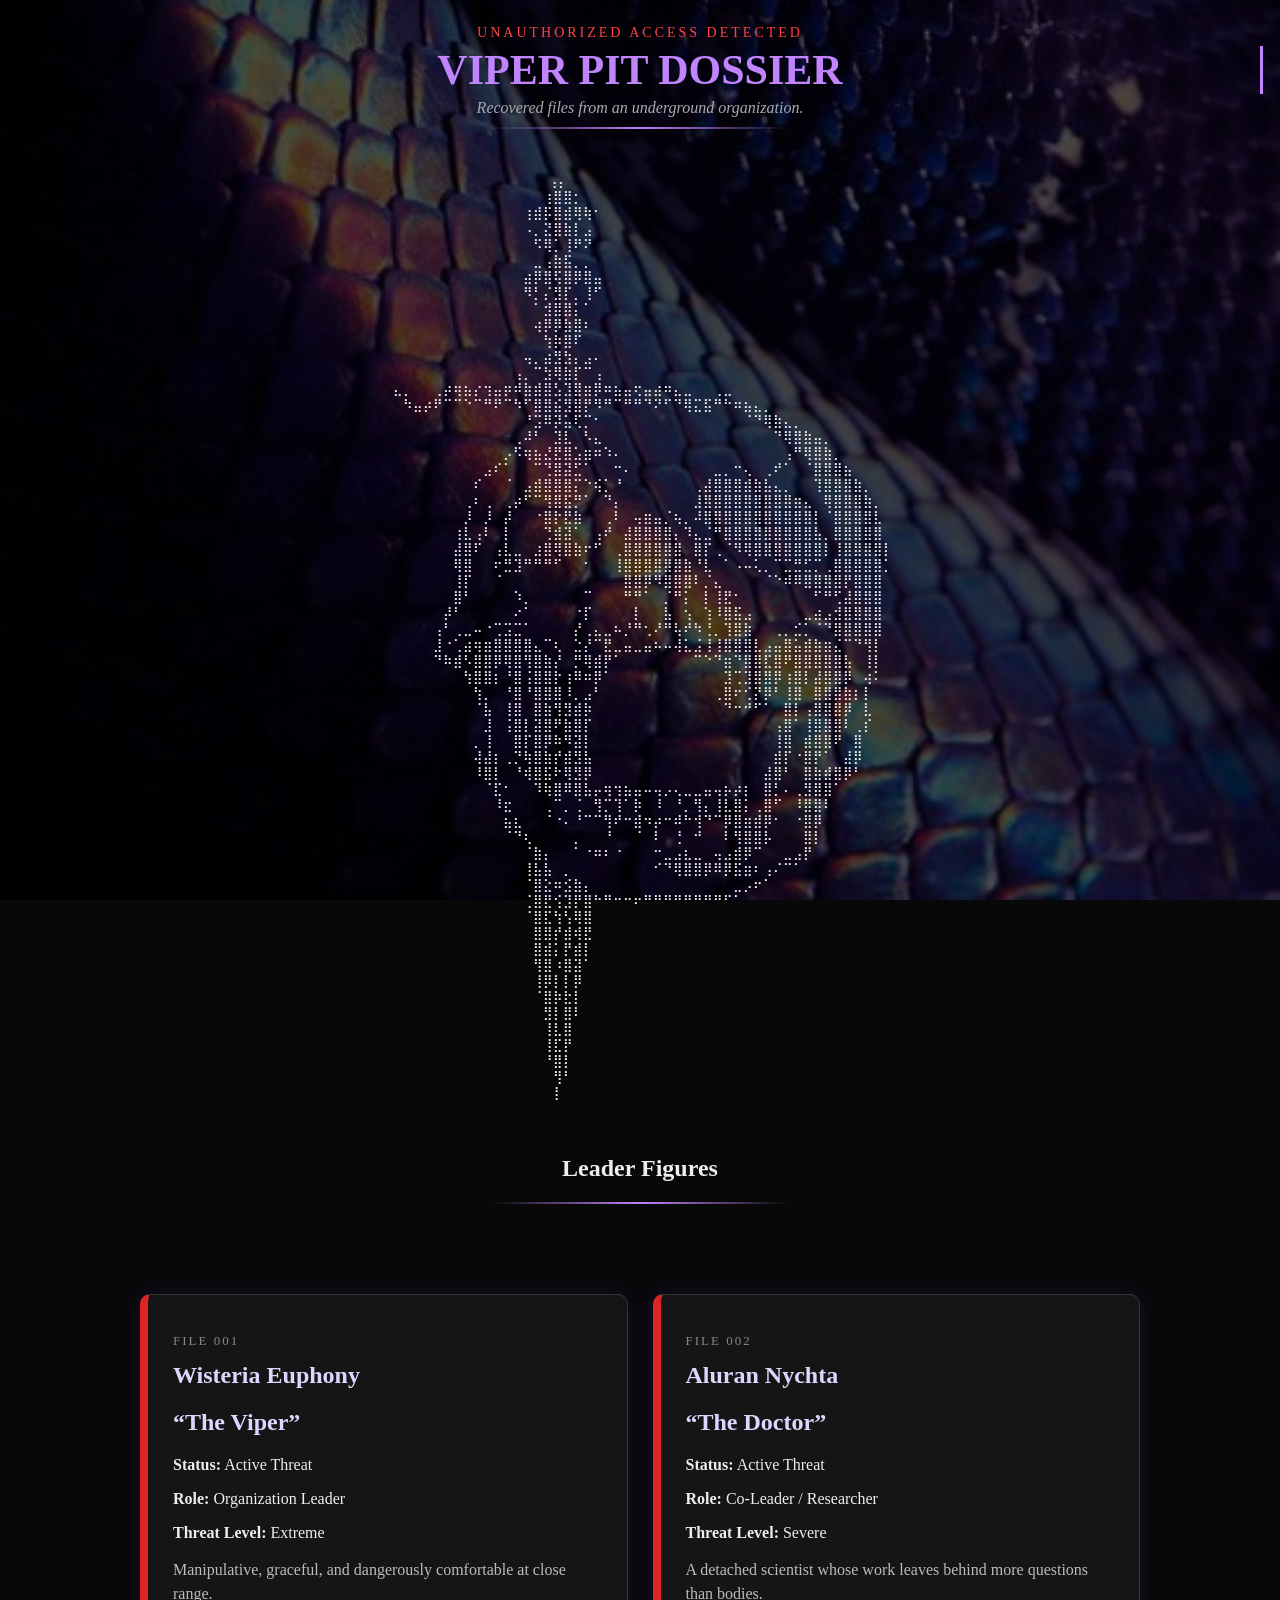
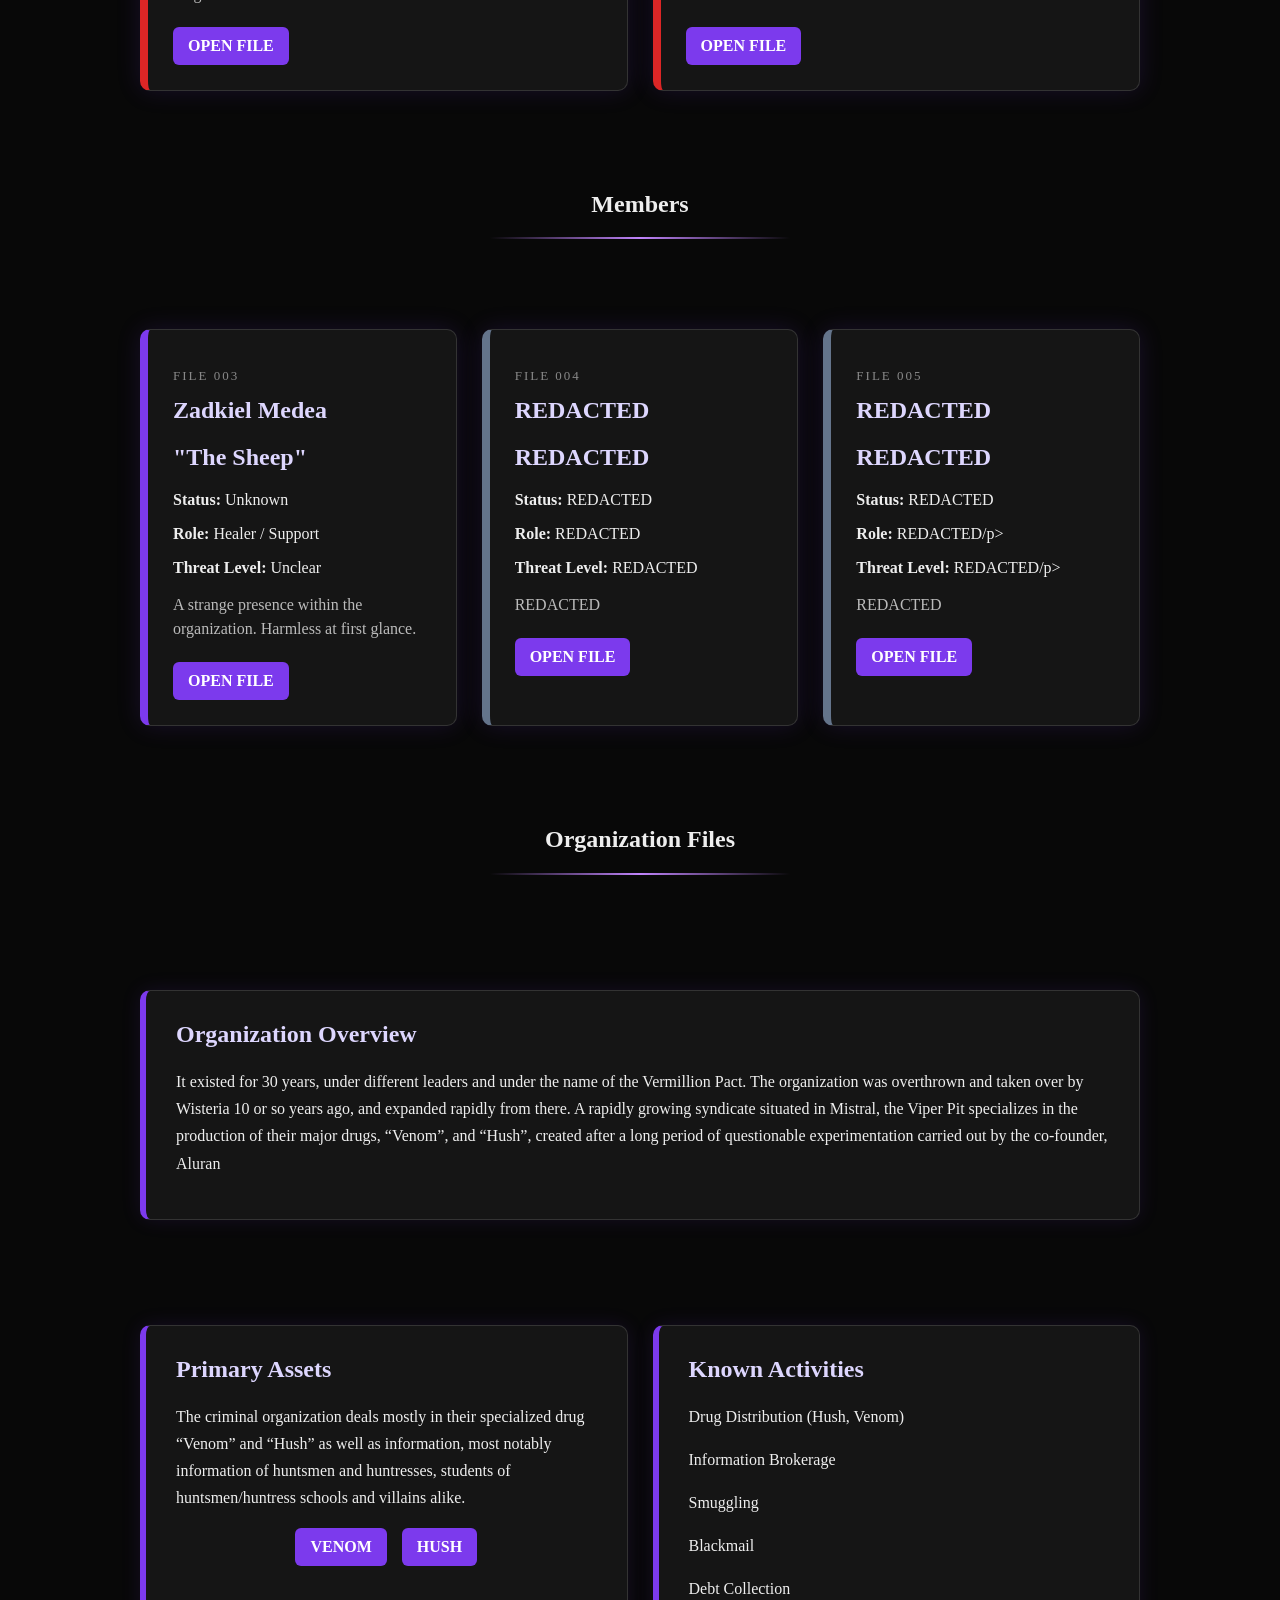
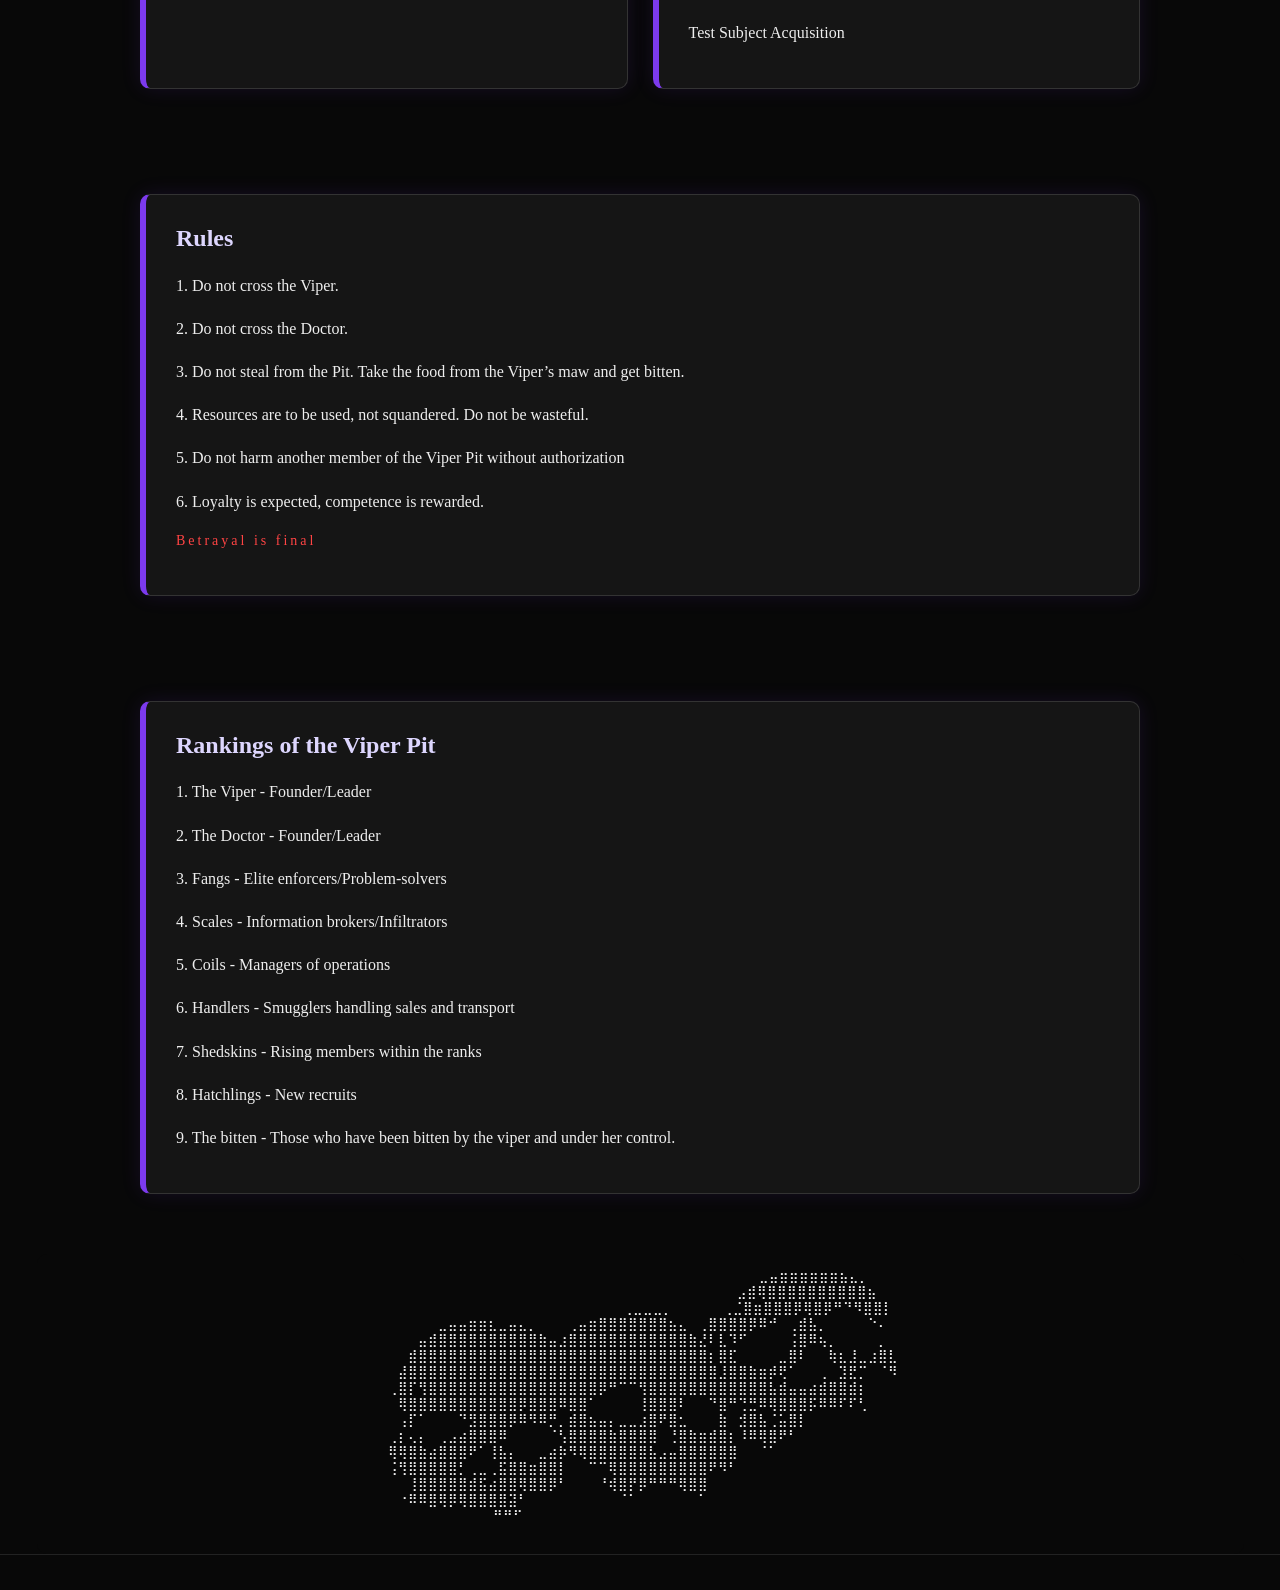
<file: index.html>
<!DOCTYPE html>
<html>
<head>
<title>Viper Pit Dossier</title>
<link rel="stylesheet" href="style.css">
</head>
<body>
<header class="site-header">
<p class="access-warning">UNAUTHORIZED ACCESS DETECTED</p>
<h1 class="typewriter">VIPER PIT DOSSIER</h1>
<p class="subtitle">Recovered files from an underground organization.</p>
<div class="header-divider"></div>
</header>

    
<section class="transparent-card">
   <pre>
                  ⠀⢠⡄⠀⠀⠀⠀⠀⠀⠀⠀⠀⠀⠀⠀⠀⠀⠀⠀⠀⠀⠀⠀⠀⠀⠀⠀⠀⠀⠀⠀⠀⠀⠀⠀
⠀⠀⠀⠀⠀⠀⠀⠀⠀⠀⠀⠀⠀⠀⠀⢰⣿⣿⡂⠀⠀⠀⠀⠀⠀⠀⠀⠀⠀⠀⠀⠀⠀⠀⠀⠀⠀⠀⠀⠀⠀⠀⠀⠀⠀⠀⠀⠀⠀⠀
⠀⠀⠀⠀⠀⠀⠀⠀⠀⠀⠀⠀⠀⢰⣾⡯⣿⣾⢿⢷⠂⠀⠀⠀⠀⠀⠀⠀⠀⠀⠀⠀⠀⠀⠀⠀⠀⠀⠀⠀⠀⠀⠀⠀⠀⠀⠀⠀⠀⠀
⠀⠀⠀⠀⠀⠀⠀⠀⠀⠀⠀⠀⠀⠠⡀⣝⣿⣷⡇⣠⠀⠀⠀⠀⠀⠀⠀⠀⠀⠀⠀⠀⠀⠀⠀⠀⠀⠀⠀⠀⠀⠀⠀⠀⠀⠀⠀⠀⠀⠀
⠀⠀⠀⠀⠀⠀⠀⠀⠀⠀⠀⠀⠀⠀⠫⢿⡁⢸⠟⠝⠀⠀⠀⠀⠀⠀⠀⠀⠀⠀⠀⠀⠀⠀⠀⠀⠀⠀⠀⠀⠀⠀⠀⠀⠀⠀⠀⠀⠀⠀
⠀⠀⠀⠀⠀⠀⠀⠀⠀⠀⠀⠀⠀⠀⣀⢠⣷⣯⡀⡀⠀⠀⠀⠀⠀⠀⠀⠀⠀⠀⠀⠀⠀⠀⠀⠀⠀⠀⠀⠀⠀⠀⠀⠀⠀⠀⠀⠀⠀⠀
⠀⠀⠀⠀⠀⠀⠀⠀⠀⠀⠀⠀⠀⣴⡿⣿⢯⣿⡿⣿⣤⠀⠀⠀⠀⠀⠀⠀⠀⠀⠀⠀⠀⠀⠀⠀⠀⠀⠀⠀⠀⠀⠀⠀⠀⠀⠀⠀⠀⠀
⠀⠀⠀⠀⠀⠀⠀⠀⠀⠀⠀⠀⠀⠻⡃⡌⣻⡏⡀⢸⠋⠀⠀⠀⠀⠀⠀⠀⠀⠀⠀⠀⠀⠀⠀⠀⠀⠀⠀⠀⠀⠀⠀⠀⠀⠀⠀⠀⠀⠀
⠀⠀⠀⠀⠀⠀⠀⠀⠀⠀⠀⠀⠀⠀⠁⣺⣿⣿⡅⠁⠀⠀⠀⠀⠀⠀⠀⠀⠀⠀⠀⠀⠀⠀⠀⠀⠀⠀⠀⠀⠀⠀⠀⠀⠀⠀⠀⠀⠀⠀
⠀⠀⠀⠀⠀⠀⠀⠀⠀⠀⠀⠀⠀⠀⢴⡿⡿⣷⣿⠆⠀⠀⠀⠀⠀⠀⠀⠀⠀⠀⠀⠀⠀⠀⠀⠀⠀⠀⠀⠀⠀⠀⠀⠀⠀⠀⠀⠀⠀⠀
⠀⠀⠀⠀⠀⠀⠀⠀⠀⠀⠀⠀⠀⠀⠀⢳⡷⣿⠏⠀⠀⠀⠀⠀⠀⠀⠀⠀⠀⠀⠀⠀⠀⠀⠀⠀⠀⠀⠀⠀⠀⠀⠀⠀⠀⠀⠀⠀⠀⠀
⠀⠀⠀⠀⠀⠀⠀⠀⠀⠀⠀⠀⠀⢤⡀⣴⣻⣳⡄⣠⠄⠀⠀⠀⠀⠀⠀⠀⠀⠀⠀⠀⠀⠀⠀⠀⠀⠀⠀⠀⠀⠀⠀⠀⠀⠀⠀⠀⠀⠀
⠀⠀⠀⠀⠀⠀⠀⠀⠀⠀⠀⠀⢠⡀⠉⣳⢿⣷⡏⠉⢠⠀⠀⠀⠀⠀⠀⠀⠀⠀⠀⠀⠀⠀⠀⠀⠀⠀⠀⠀⠀⠀⠀⠀⠀⠀⠀⠀⠀⠀
⣄⡀⠀⠀⢀⡴⢶⣦⡔⢲⣤⡶⠾⣷⣾⣿⣣⣹⣿⣶⡿⠶⣦⣤⢖⣤⣴⠶⣄⣀⠀⠀⢀⣀⠀⠀⠀⠀⠀⠀⠀⠀⠀⠀⠀⠀⠀⠀⠀⠀
⠀⠳⣤⡴⠟⠉⠉⠑⠉⠛⠟⠉⠳⠋⣿⣿⣮⣻⣿⡟⠻⠛⠉⠛⠛⠙⠝⠋⠙⢿⣍⣯⠛⠓⠶⣦⣄⡀⠀⠀⠀⠀⠀⠀⠀⠀⠀⠀⠀⠀
⠀⠀⠀⠀⠀⠀⠀⠀⠀⠀⠀⠀⠀⠘⣩⠿⡽⣥⢏⡉⠂⠀⠀⠀⠀⠀⠀⠀⠀⠀⠀⠀⠀⠀⠀⠈⠙⢿⣷⣄⡀⠀⠀⠀⠀⠀⠀⠀⠀⠀
⠀⠀⠀⠀⠀⠀⠀⠀⠀⠀⠀⠀⢀⠼⠃⠀⣹⣇⠀⠣⣄⠀⠀⠀⠀⠀⠀⠀⠀⠀⠀⠀⠀⠀⠀⠀⠀⠀⠙⢿⣿⣷⣤⡀⠀⠀⠀⠀⠀⠀
⠀⠀⠀⠀⠀⠀⠀⠀⠀⠀⠀⡠⠫⢶⣦⣜⣟⣿⣡⣶⠶⠱⠄⠀⠀⠀⠀⠀⠀⠀⠀⠀⠀⠀⠀⠀⠀⠀⠀⢠⠛⢿⣿⣷⡀⠀⠀⠀⠀⠀
⠀⠀⠀⠀⠀⠀⠀⠀⠀⣠⠎⠁⠀⠀⠉⢙⣿⣽⣋⠁⠀⠀⠒⠄⠀⠀⠀⠀⠀⠀⠀⠀⣀⡀⠒⢄⠀⢀⠞⠁⠀⠈⣿⣿⣿⣦⠀⠀⠀⠀
⠀⠀⠀⠀⠀⠀⠀⠀⠎⠀⠀⠈⠀⣠⣾⣿⣿⣿⡍⠑⢮⡁⠘⠀⠀⠀⠀⠀⠀⠀⢀⣼⣿⣿⣿⣾⣷⣧⣄⡀⠀⠀⢹⣿⣿⣿⣷⡀⠀⠀
⠀⠀⠀⠀⠀⠀⠀⢀⠆⢀⠀⢀⡴⠋⠉⢻⣿⣯⡛⠁⠀⠙⡄⠀⠀⠀⠀⠀⠀⠀⣸⣿⣿⣿⣿⣿⣿⣿⣿⣿⣶⣄⠀⢿⣿⣿⣿⣷⡀⠀
⠀⠀⠀⠀⠀⠀⠀⡸⠀⡸⠀⡼⠀⠀⠐⣿⡗⣟⣷⠀⠀⢀⠇⠀⢤⣶⣤⡈⢦⡀⠼⣿⣿⣿⣿⣿⣿⣿⣿⣿⣿⣿⡇⠈⣿⣿⣿⣿⣇⠀
⠀⠀⠀⠀⠀⠀⢰⣇⢠⠇⠀⡇⠀⠀⠀⢙⣾⣽⠁⠀⢠⠞⠀⣼⣿⣿⣿⣿⡄⠹⣄⣈⠛⣿⣿⣿⣿⣿⣿⣿⣿⣿⣧⡀⣿⣿⣿⣿⣿⠀
⠀⠀⠀⠀⠀⠀⣼⣿⠏⠀⢠⣇⣀⠀⣰⣿⢿⣿⣷⠖⠋⠀⢀⣿⣿⣿⣿⣿⣿⠀⣿⡏⢀⠈⠻⢿⣿⣿⣿⣿⣿⣿⣿⡇⢸⣿⣿⣿⣿⡇
⠀⠀⠀⠀⠀⠀⢿⣿⠀⠀⠖⣛⣹⠛⠛⠛⠋⠀⠀⠂⠀⠀⢸⣿⣿⣿⣿⣿⣿⣷⠘⣇⠀⠁⠠⠤⢅⡀⠉⣉⣛⣋⡉⢀⣿⣿⣿⣿⣿⡁
⠀⠀⠀⠀⠀⠀⢸⡏⠀⠀⠈⠀⠀⠀⠀⠀⠀⠀⠀⠀⠀⠀⠀⣿⣿⡿⠻⣿⣿⣿⠇⡈⣄⠀⠀⠀⠀⠈⠑⠾⠿⣿⣿⣿⣿⡟⣿⣿⣿⠀
⠀⠀⠀⠀⠀⠀⣿⠃⠀⠀⠀⠀⠱⡀⠀⠀⠀⠀⠀⠉⠀⠀⠀⠛⠛⠁⠀⡈⠛⡅⠀⡇⢸⣟⠂⠀⠀⠀⠀⠀⠀⠀⠋⠛⢋⣼⣿⣿⣿⠀
⠀⠀⠀⠀⠀⡼⠃⠀⠀⠀⠀⠀⠔⠁⠀⠀⠀⠀⠐⡏⠀⠀⠀⠀⡇⠀⠀⣧⠀⢢⠀⢱⠸⣿⣯⣠⠀⠀⠀⠀⠀⣀⣴⣠⣺⣿⣿⣿⣿⠀
⠀⠀⠀⠀⢠⠃⢀⣀⠤⠐⢉⣩⣉⠁⠀⠀⠀⠀⡜⢀⣄⣀⠦⡘⠛⢂⠜⠛⢧⠞⠳⢘⡀⢹⣿⣷⠀⠀⢀⡀⣊⡁⠈⠙⣿⣿⣿⣿⣿⠀
⠀⠀⠀⠀⣸⠐⢁⣴⢶⣶⣿⣿⣿⣿⣄⠉⢆⠀⣑⡜⠉⣟⣀⣤⣀⣤⠦⠤⢼⣅⣨⢸⢸⣿⣿⣿⣇⣠⣤⣿⣥⣾⣷⣶⣌⠉⠙⢻⡇⠀
⠀⠀⠀⠀⠙⠷⣾⠣⣿⣿⡿⢿⣿⢻⣿⣷⡜⠀⡛⢿⣾⡟⠁⠀⠀⠀⠀⠀⠀⠀⠉⠑⠙⣶⠙⣿⣿⣏⣿⠟⣿⣿⣿⣿⣿⣧⠀⢸⡇⠀
⠀⠀⠀⠀⠀⠀⠀⢳⣿⣿⡆⠘⣿⢨⣿⣿⡗⢰⠿⠶⡿⠁⠀⠀⠀⠀⠀⠀⠀⠀⠀⠀⠀⣹⢉⣹⣿⣿⡿⢰⣿⡇⣼⣿⣿⡿⠀⢴⠅⠀
⠀⠀⠀⠀⠀⠀⠀⠀⢳⡀⠀⠘⣿⠘⣿⣿⣿⠸⡀⣠⠃⠀⠀⠀⠀⠀⠀⠀⠀⠀⠀⠀⢀⣿⠖⢊⡝⡿⠃⢸⣿⠀⣿⣿⣿⣷⡆⡇⠀⠀
⠀⠀⠀⠀⠀⠀⠀⠀⠈⣧⠀⢸⣿⠀⣿⣷⢻⣻⣾⡷⠀⠀⠀⠀⠀⠀⠀⠀⠀⠀⠀⠀⠀⠙⠒⠚⠋⠁⠀⣿⡇⢠⣿⣿⣿⡿⠀⣇⠀⠀
⠀⠀⠀⠀⠀⠀⠀⠀⠀⣸⠀⢨⣿⡇⣽⣿⠟⣷⣿⡏⠀⠀⠀⠀⠀⠀⠀⠀⠀⠀⠀⠀⠀⠀⠀⠀⠀⠀⢠⣿⠁⢸⣿⣿⣿⠇⢀⡎⠀⠀
⠀⠀⠀⠀⠀⠀⠀⠀⡀⢸⠀⠀⣿⡏⣿⡿⠷⠻⣽⡇⠀⠀⠀⠀⠀⠀⠀⠀⠀⠀⠀⠀⠀⠀⠀⠀⠀⠀⢸⣿⠀⣾⣿⣿⠟⠀⣿⠀⠀⠀
⠀⠀⠀⠀⠀⠀⠀⠀⢼⣼⡆⢀⡙⢷⣿⣷⡞⣾⣻⣧⠀⠀⠀⠀⠀⠀⠀⠀⠀⠀⠀⠀⠀⠀⠀⠀⠀⠀⣾⡏⠐⣿⡟⠁⠀⣼⡿⠀⠀⠀
⠀⠀⠀⠀⠀⠀⠀⠀⠸⣿⡇⠀⠘⢾⣿⣯⠗⢿⣻⡿⠀⠀⠀⠀⠀⠀⠀⠀⠀⠀⠀⠀⠀⠀⠀⠀⠀⣼⣿⠃⠀⣿⣷⣾⣿⡿⠃⠀⠀⠀
⠀⠀⠀⠀⠀⠀⠀⠀⠀⠈⣏⠂⠀⠀⠹⢷⣿⠿⣿⣧⡤⢶⢲⣦⣤⠤⢤⡠⢄⣀⣀⣤⢤⡦⡴⡆⠀⣿⡃⠄⢀⣻⣿⣿⠁⠀⠀⠀⠀⠀
⠀⠀⠀⠀⠀⠀⠀⠀⠀⠀⠸⣖⠀⠀⠀⢀⠉⡀⢈⠀⢻⡉⢹⠁⡷⠀⠸⠀⠘⡀⢻⡄⢸⣇⣿⡅⢀⣿⠋⠀⠸⣿⣿⠇⠀⠀⠀⠀⠀⠀
⠀⠀⠀⠀⠀⠀⠀⠀⠀⠀⠀⣦⣆⠀⠀⠈⠐⠄⠘⠉⠉⢻⠞⠒⣾⠲⡴⠒⠾⠓⢺⠙⠉⡿⣿⣶⣾⡿⠂⠀⠐⣿⡿⠀⠀⠀⠀⠀⠀⠀
⠀⠀⠀⠀⠀⠀⠀⠀⠀⠀⠀⠈⠙⢆⠀⠀⠀⠀⡀⠀⠀⠘⠀⠀⠈⠀⠇⠀⢘⠀⠚⠀⠀⠇⢻⣿⣿⡧⠀⠀⠀⣿⡇⠀⠀⠀⠀⠀⠀⠀
⠀⠀⠀⠀⠀⠀⠀⠀⠀⠀⠀⠀⠀⠈⣷⡄⠀⠀⠁⠐⠶⠆⠐⠀⠀⠀⠒⣀⣠⣆⣀⠀⢤⣠⣾⡿⠉⠀⠀⣀⣠⡟⠀⠀⠀⠀⠀⠀⠀⠀
⠀⠀⠀⠀⠀⠀⠀⠀⠀⠀⠀⠀⠀⢸⣧⣧⠀⡀⠀⠀⠀⠀⠀⠀⠀⠀⠊⠙⢿⣿⣿⡿⠿⡿⣯⣶⠆⢠⠌⠉⠁⠀⠀⠀⠀⠀⠀⠀⠀⠀
⠀⠀⠀⠀⠀⠀⠀⠀⠀⠀⠀⠀⠀⠈⣿⣕⠶⣪⣷⡄⠀⠀⠀⠀⠀⠀⠀⠀⠀⠀⠀⠀⠀⠀⣀⡠⠖⠁⠀⠀⠀⠀⠀⠀⠀⠀⠀⠀⠀⠀
⠀⠀⠀⠀⠀⠀⠀⠀⠀⠀⠀⠀⠀⢈⣿⣟⢪⣹⡟⣿⠓⠛⠒⠒⠖⠛⠛⠛⠛⠛⠛⠛⠛⠋⠁⠀⠀⠀⠀⠀⠀⠀⠀⠀⠀⠀⠀⠀⠀⠀
⠀⠀⠀⠀⠀⠀⠀⠀⠀⠀⠀⠀⠀⠈⣿⣏⢳⢣⢿⣿⠀⠀⠀⠀⠀⠀⠀⠀⠀⠀⠀⠀⠀⠀⠀⠀⠀⠀⠀⠀⠀⠀⠀⠀⠀⠀⠀⠀⠀⠀
⠀⠀⠀⠀⠀⠀⠀⠀⠀⠀⠀⠀⠀⠀⣿⣿⡞⣾⢾⣟⠀⠀⠀⠀⠀⠀⠀⠀⠀⠀⠀⠀⠀⠀⠀⠀⠀⠀⠀⠀⠀⠀⠀⠀⠀⠀⠀⠀⠀⠀
⠀⠀⠀⠀⠀⠀⠀⠀⠀⠀⠀⠀⠀⠀⣿⣾⡅⡟⣾⡇⠀⠀⠀⠀⠀⠀⠀⠀⠀⠀⠀⠀⠀⠀⠀⠀⠀⠀⠀⠀⠀⠀⠀⠀⠀⠀⠀⠀⠀⠀
⠀⠀⠀⠀⠀⠀⠀⠀⠀⠀⠀⠀⠀⠀⢻⣿⠰⣿⣽⠁⠀⠀⠀⠀⠀⠀⠀⠀⠀⠀⠀⠀⠀⠀⠀⠀⠀⠀⠀⠀⠀⠀⠀⠀⠀⠀⠀⠀⠀⠀
⠀⠀⠀⠀⠀⠀⠀⠀⠀⠀⠀⠀⠀⠀⢸⡿⡇⡇⡿⠀⠀⠀⠀⠀⠀⠀⠀⠀⠀⠀⠀⠀⠀⠀⠀⠀⠀⠀⠀⠀⠀⠀⠀⠀⠀⠀⠀⠀⠀⠀
⠀⠀⠀⠀⠀⠀⠀⠀⠀⠀⠀⠀⠀⠀⠈⣿⡷⣗⡇⠀⠀⠀⠀⠀⠀⠀⠀⠀⠀⠀⠀⠀⠀⠀⠀⠀⠀⠀⠀⠀⠀⠀⠀⠀⠀⠀⠀⠀⠀⠀
⠀⠀⠀⠀⠀⠀⠀⠀⠀⠀⠀⠀⠀⠀⠀⣻⡇⣿⠇⠀⠀⠀⠀⠀⠀⠀⠀⠀⠀⠀⠀⠀⠀⠀⠀⠀⠀⠀⠀⠀⠀⠀⠀⠀⠀⠀⠀⠀⠀⠀
⠀⠀⠀⠀⠀⠀⠀⠀⠀⠀⠀⠀⠀⠀⠀⢸⣇⣿⠀⠀⠀⠀⠀⠀⠀⠀⠀⠀⠀⠀⠀⠀⠀⠀⠀⠀⠀⠀⠀⠀⠀⠀⠀⠀⠀⠀⠀⠀⠀⠀
⠀⠀⠀⠀⠀⠀⠀⠀⠀⠀⠀⠀⠀⠀⠀⢸⣏⡟⠀⠀⠀⠀⠀⠀⠀⠀⠀⠀⠀⠀⠀⠀⠀⠀⠀⠀⠀⠀⠀⠀⠀⠀⠀⠀⠀⠀⠀⠀⠀⠀
⠀⠀⠀⠀⠀⠀⠀⠀⠀⠀⠀⠀⠀⠀⠀⠘⣿⡇⠀⠀⠀⠀⠀⠀⠀⠀⠀⠀⠀⠀⠀⠀⠀⠀⠀⠀⠀⠀⠀⠀⠀⠀⠀⠀⠀⠀⠀⠀⠀⠀
⠀⠀⠀⠀⠀⠀⠀⠀⠀⠀⠀⠀⠀⠀⠀⠀⢻⠃⠀⠀⠀⠀⠀⠀⠀⠀⠀⠀⠀⠀⠀⠀⠀⠀⠀⠀⠀⠀⠀⠀⠀⠀⠀⠀⠀⠀⠀⠀⠀⠀
⠀⠀⠀⠀⠀⠀⠀⠀⠀⠀⠀⠀  ⠀⠀⢸⠀⠀⠀⠀⠀⠀⠀⠀⠀⠀⠀⠀⠀⠀⠀⠀⠀⠀⠀⠀⠀⠀⠀⠀⠀⠀⠀⠀⠀⠀⠀⠀⠀
</pre>
</section>

    <header class="site-header">
<h2>Leader Figures</h2>
        <div class="header-divider"></div>
</header>
    
<main class="archive">
<section class="dossier-card extreme">
<p class="file-label">FILE 001</p>
<h2>Wisteria Euphony</h2>
<h2>“The Viper”</h2>
<p><strong>Status:</strong> Active Threat</p>
<p><strong>Role:</strong> Organization Leader</p>
<p><strong>Threat Level:</strong> Extreme</p>

<p class="description">
Manipulative, graceful, and dangerously comfortable at close range.
</p>

<a href="wisteria.html" class="file-button">OPEN FILE</a>
</section>

<section class="dossier-card extreme">
<p class="file-label">FILE 002</p>
<h2>Aluran Nychta </h2>
<h2>“The Doctor”</h2>
<p><strong>Status:</strong> Active Threat</p>
<p><strong>Role:</strong> Co-Leader / Researcher</p>
<p><strong>Threat Level:</strong> Severe</p>

<p class="description">
A detached scientist whose work leaves behind more questions than bodies.
</p>

<a href="aluran.html" class="file-button">OPEN FILE</a>
</section>
</main>

     <header class="site-header">
<h2>Members</h2>
<div class="header-divider"></div>
     </header>
<main class="archive">

    <section class="dossier-card Severe">
<p class="file-label">FILE 003</p>
<h2>Zadkiel Medea</h2>
<h2>"The Sheep"</h2>
<p><strong>Status:</strong> Unknown</p>
<p><strong>Role:</strong> Healer / Support</p>
<p><strong>Threat Level:</strong> Unclear</p>

<p class="description">
A strange presence within the organization. Harmless at first glance.
</p>

<a href="zadkiel.html" class="file-button">OPEN FILE</a>
</section>

    <section class="dossier-card unknown">
<p class="file-label">FILE 004</p>
<h2>REDACTED</h2>
<h2>REDACTED</h2>
<p><strong>Status:</strong> REDACTED</p>
<p><strong>Role:</strong> REDACTED</p>
<p><strong>Threat Level:</strong> REDACTED</p>

<p class="description">
REDACTED
</p>

<a href="#.html" class="file-button">OPEN FILE</a>
</section>

    <section class="dossier-card unknown">
<p class="file-label">FILE 005</p>
<h2>REDACTED</h2>
<h2>REDACTED</h2>
<p><strong>Status:</strong> REDACTED</p>
<p><strong>Role:</strong> REDACTED/p>
<p><strong>Threat Level:</strong> REDACTED/p>

<p class="description">
REDACTED
</p>

<a href="#.html" class="file-button">OPEN FILE</a>
</section>
</main>
    
<header class="site-header">
<h2>Organization Files</h2>
<div class="header-divider"></div>
</header>

     <main class="archive"> 
<section class="profile-card">

    <h2>Organization Overview</h2>

    <p>
      It existed for 30 years, under different leaders and under the name of the Vermillion Pact. The organization was overthrown and taken over by Wisteria 10 or so years ago, and expanded rapidly from there. A rapidly growing syndicate situated in Mistral, the Viper Pit specializes in the production of their major drugs, “Venom”, and “Hush”, created after a long period of questionable experimentation carried out by the co-founder, Aluran
    </p>
     </main>
    
</section>
    <main class="archive">   
 <section class="profile-card">
    <h2>Primary Assets</h2>
    <p>The criminal organization deals mostly in their specialized drug “Venom” and “Hush” as well as information, most notably information of huntsmen and huntresses, students of huntsmen/huntress schools and villains alike.</p>
    <div class="button-container"> <a href="venom.html" class="file-button">VENOM</a> <a href="hush.html" class="file-button">HUSH</a> </div>
</section>

 <section class="profile-card">
    <h2>Known Activities</h2>
<p>Drug Distribution (Hush, Venom)</p>
<p>Information Brokerage</p>
<p>Smuggling</p>
<p>Blackmail</p>
<p>Debt Collection</p>
<p>Test Subject Acquisition</p>
</section>
    </main>

      <main class="archive"> 
<section class="profile-card">

    <h2>Rules</h2>
    <p>1. Do not cross the Viper.</p>
    <p>2. Do not cross the Doctor.</p>
    <p>3. Do not steal from the Pit. Take the food from the Viper’s maw and get bitten.</p>
    <p>4. Resources are to be used, not squandered. Do not be wasteful.</p>
    <p>5. Do not harm another member of the Viper Pit without authorization</p>
    <p>6. Loyalty is expected, competence is rewarded.</p>
    <p class="access-warning">Betrayal is final</p>
     </main>
    
</section>

    <main class="archive"> 
<section class="profile-card">

    <h2>Rankings of the Viper Pit</h2>
    <p>1. The Viper - Founder/Leader</p>
    <p>2. The Doctor - Founder/Leader</p>
    <p>3. Fangs - Elite enforcers/Problem-solvers</p>
    <p>4. Scales - Information brokers/Infiltrators</p>
    <p>5. Coils - Managers of operations</p>
    <p>6. Handlers - Smugglers handling sales and transport</p>
    <p>7. Shedskins - Rising members within the ranks</p>
    <p>8. Hatchlings - New recruits</p>
    <p>9. The bitten - Those who have been bitten by the viper and under her control.</p>
     </main>
    
</section>

    
</body>

<section class="transparent-card">
   <pre>
                                                 ⣀⣤⣶⣶⣶⣶⣶⣶⣦⣄⡀⠀⠀⠀⠀
                                              ⣠⣾⢿⣿⣿⣿⣿⣿⣿⣿⣿⣿⣿⣦⠀⠀⠀
⠀⠀⠀⠀⠀⠀⠀⠀⠀⠀⠀⠀⠀⠀    ⠀⠀⠀⠀⠀⠀⠀⠀⢀⣀⣀⣀⡀⠀⠀⠀⠀⠀⢀⣈⣿⣶⣿⣿⣿⡿⢿⣿⡿⠛⠙⠻⣿⣿⡇⠀⠀
⠀⠀⠀⠀⠀⣀⣤⣤⣶⣶⣆⣀⣤⣄⡀⠀⠀⠀⢀⣤⣶⣿⣿⣿⣿⣿⣿⣿⣦⣄⠀⢀⣿⣿⣿⣿⡿⠿⠚⠀⢀⣾⣧⡀⠀⠀⠀⠀⠑⠄⠀
⠀⠀⠀⣤⣾⣿⣿⣿⣿⣿⣿⣿⣿⣿⣿⣷⣤⣰⣿⣿⣿⣿⣿⣿⣿⣿⣿⣿⣿⣿⣷⣜⠇⣇⠹⠋⠀⠀⠀⠀⢨⣿⠿⢦⡀⠀⠀⠀⠀⡀⠀
⠀⠀⣾⣿⣿⣿⣿⣿⣿⣿⣿⣿⣿⣿⣿⣿⣿⣿⣿⣿⣿⣿⣿⣿⣿⣿⣿⣿⣿⣿⣿⣿⡆⣿⣏⠀⠀⠀⠀⣀⣿⠇⠀⠀⢷⣆⣸⣀⣰⣿⣇
⠀⣼⣿⣿⣿⣿⣿⣿⣿⣿⣿⣿⣿⣿⣿⣿⣿⣿⣿⣿⣿⣿⣿⣿⣿⣿⣿⣿⣿⣿⣿⣿⣿⣸⣿⣿⣷⣶⡾⢟⠁⠀⠀⢀⠀⣹⣟⡉⠀⠈⠻
⢀⣿⡏⢻⣿⣿⣿⣿⣿⣿⣿⣿⣿⣿⣿⣿⣿⣿⣿⣿⣿⡿⠛⠉⠉⢻⣿⣿⣿⣿⣿⣿⣿⣿⣿⣿⣿⣿⣧⣾⣤⣤⣴⣾⣿⣿⣾⡆⠀⠀⠀
⠀⢿⣿⣿⣿⣿⣿⣿⣿⣿⣿⣿⣿⡿⣿⣿⣿⠿⣿⣿⠁⠀⠀⠀⠀⢸⣿⣿⣿⠇⠀⠀⠙⣿⠛⢙⣛⠿⢿⣿⣿⣿⡯⠿⠿⠏⠏⢃⠀⠀⠀
⠀⢠⡏⠁⠀⠀⠀⠙⣻⣿⣿⣿⡿⠿⠻⠿⡛⡀⣾⣿⣦⣤⡄⣀⣀⣰⣿⠟⣿⣂⠀⠀⠀⣷⠀⣺⣿⣧⢈⣥⣿⡇⠀⠀⠀⠀⠀⠀⠀⠀⠀
⢀⡆⢄⡄⠀⢀⣠⣴⣿⣿⣿⠿⠀⠀⠀⠀⠈⢣⣿⣿⣿⣿⣷⣿⣿⣿⣿⠀⢘⣿⣷⣶⣾⣿⡆⠸⠿⢿⣿⠟⠃⠀⠀⠀⠀⠀⠀⠀⠀⠀⠀
⢿⢿⣿⣷⣴⣿⣿⣿⠟⠁⢸⣧⡄⠀⠀⣀⣴⡷⠻⢿⣿⣿⣿⣿⣿⣿⣧⣠⣤⣿⣿⣿⣿⣿⣿⠀⠀⠈⠁⠀⠀⠀⠀⠀⠀⠀⠀⠀⠀⠀⠀
⢨⢻⣿⣿⣿⣿⣿⡃⢀⣀⢀⣯⣿⣿⣶⣿⣿⡇⠀⠀⠉⠉⢿⣿⣿⣿⣿⣿⣿⣿⣿⣿⠟⠻⠃⠀⠀⠀⠀⠀⠀⠀⠀⠀⠀⠀⠀⠀⠀⠀⠀
⠀⠀⢸⣿⣿⣿⣿⣿⣾⣯⣴⣿⣿⢿⣿⣿⡿⠃⠀⠀⠀⠘⢾⣿⡟⡿⠛⠛⠛⢿⣿⣿⠀⠀⠀⠀⠀⠀⠀⠀⠀⠀⠀⠀⠀⠀⠀⠀⠀⠀⠀
⠀⠐⠿⠿⣿⢿⡿⢿⣿⣿⣿⣿⣽⠃⠀⠀⠀⠀⠀⠀⠀⠀⠀⠈⠁⠀⠀⠀⠀⠀⠀⠁⠀⠀⠀⠀⠀⠀⠀⠀⠀⠀⠀⠀⠀⠀⠀⠀⠀⠀⠀
⠀⠀⠀⠀⠀⠀⠀⠀⠀⠀⠛⠛⠋⠀⠀⠀⠀⠀⠀⠀⠀⠀⠀⠀⠀⠀⠀⠀⠀⠀⠀⠀⠀⠀⠀⠀⠀⠀⠀⠀⠀⠀⠀⠀⠀⠀⠀⠀⠀⠀
⠀⠀⠀⠀⠀⠀⠀⠀⠀⠀⠀⠀⠀⠀⠀⠀⠀⠀⠀⠀⠀⠀⠀⠀⠀⠀⠀⠀
</pre>
</section>
    
<footer>
<p>END OF ARCHIVE</p>
</footer>
    
</html>





<script>
    const reveals = document.querySelectorAll(".profile-card, .reveal-quote");

    const observer = new IntersectionObserver((entries) => {
        entries.forEach(entry => {
            if (entry.isIntersecting) {
                entry.target.classList.add("show");
            }
        });
    });

    reveals.forEach(item => observer.observe(item));
</script>

</body>
</html>
</file>
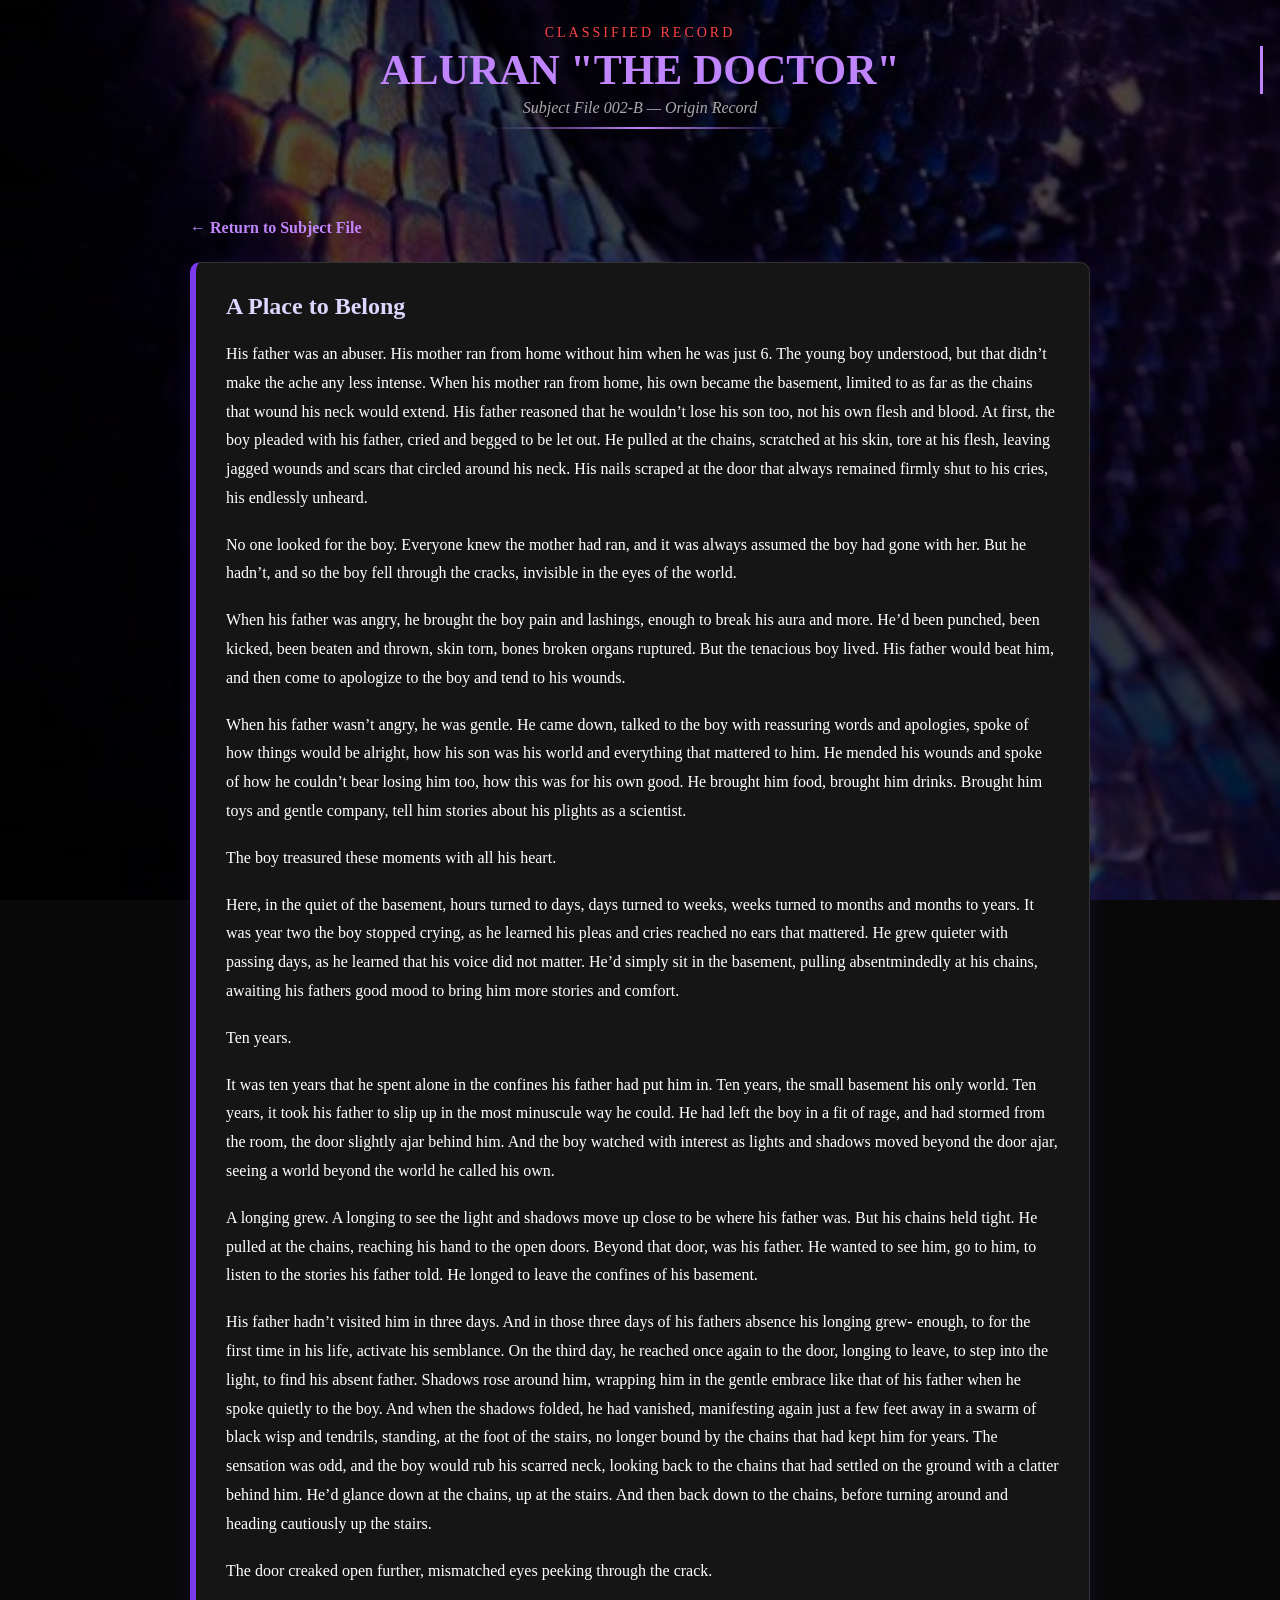
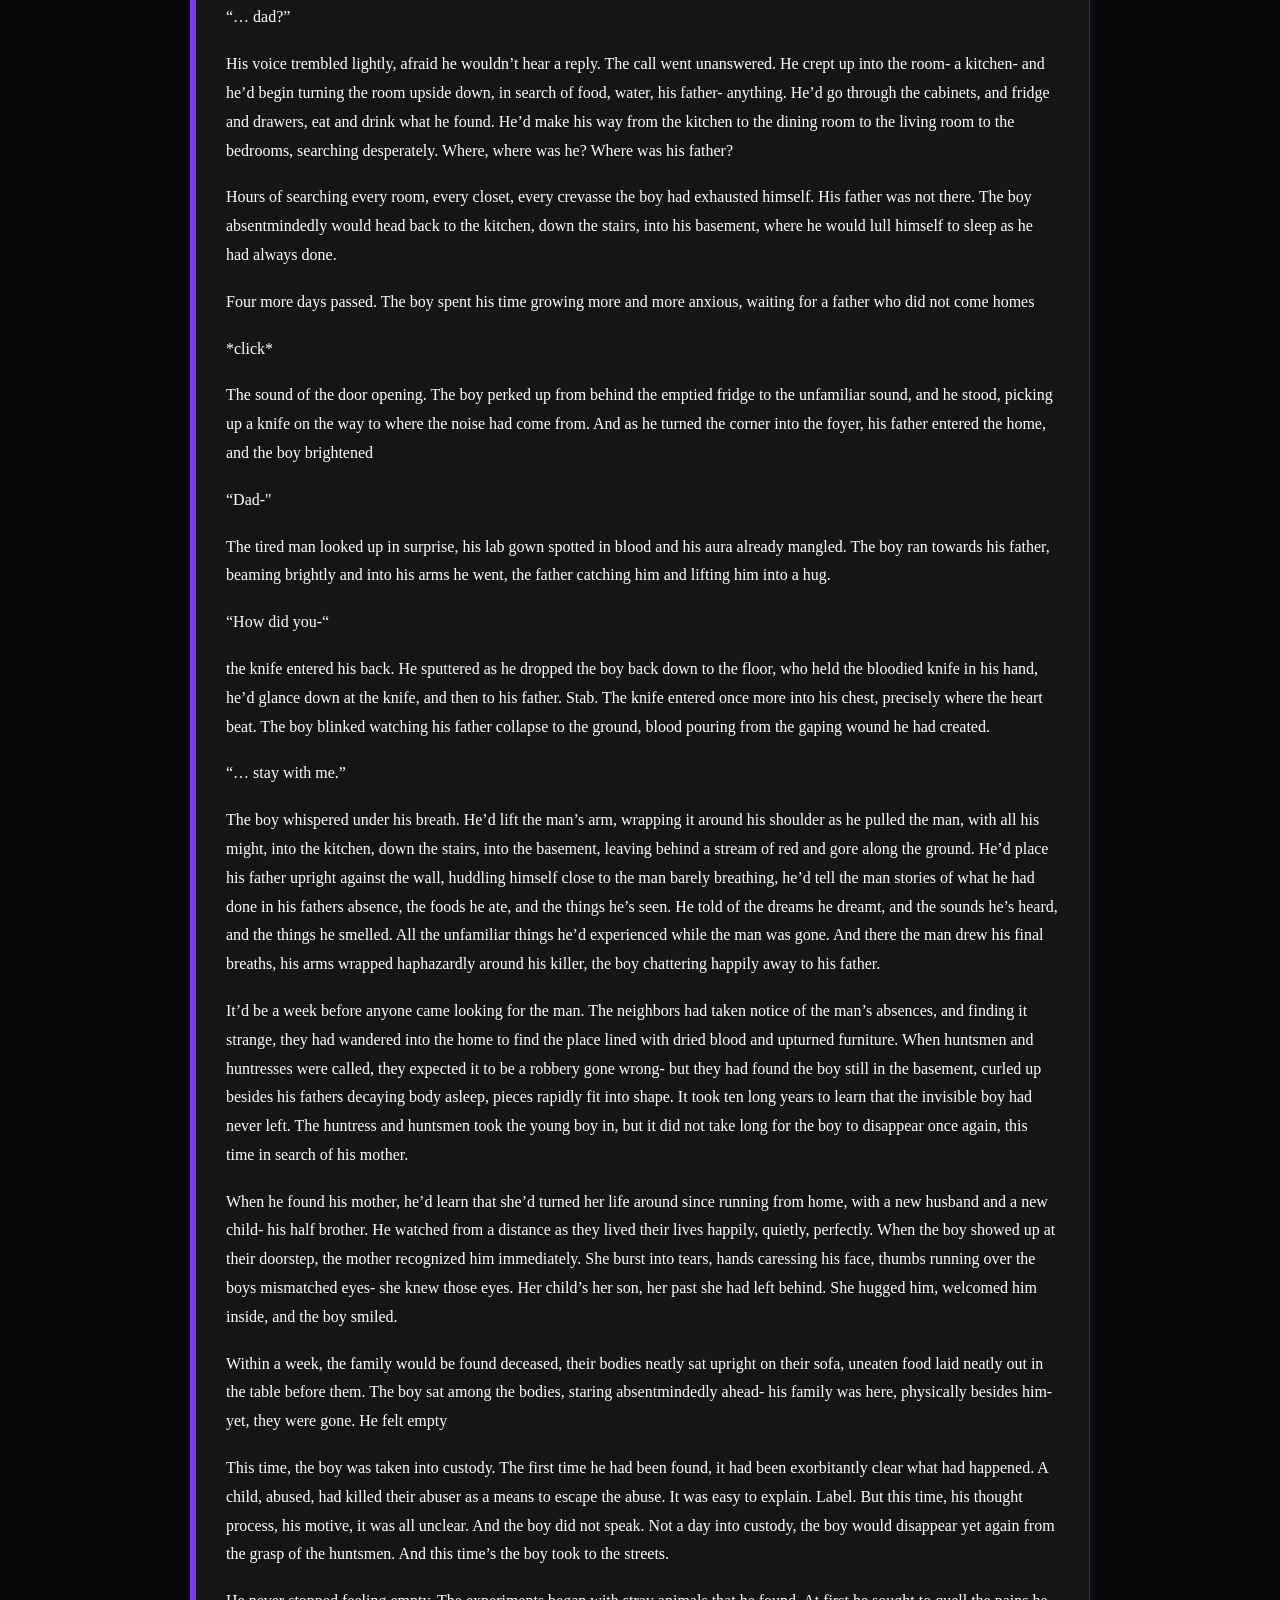
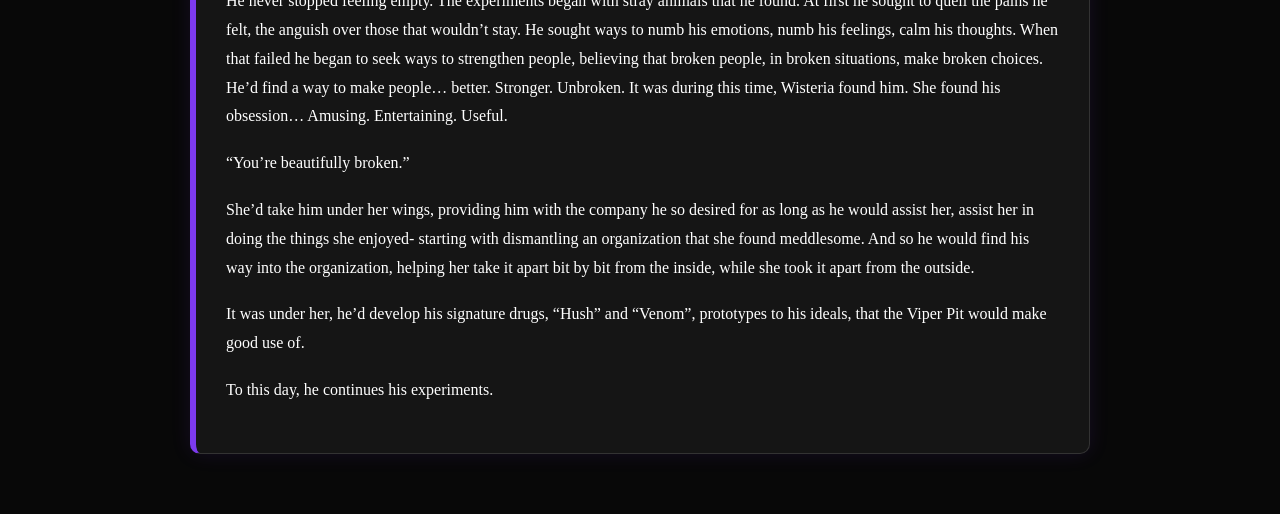
<file: aluran-bio.html>
<!DOCTYPE html>
<html>
<head>
    <title>Aluran Biography</title>
    <link rel="stylesheet" href="style.css">
</head>
<body>

    <header class="site-header">
        <p class="access-warning">CLASSIFIED RECORD</p>
         <h1 class="typewriter">ALURAN "THE DOCTOR"</h1>
        <p class="subtitle">Subject File 002-B — Origin Record</p>
        <div class="header-divider"></div>
    </header>

    <main class="profile-page">

        <a href="wisteria.html" class="back-link">← Return to Subject File</a>

        <section class="profile-card bio-text">
            <h2>A Place to Belong</h2>

          <p>His father was an abuser. His mother ran from home without him when he was just 6. The young boy understood, but that didn’t make the ache any less intense. When his mother ran from home, his own became the basement, limited to as far as the chains that wound his neck would extend. His father reasoned that he wouldn’t lose his son too, not his own flesh and blood. At first, the boy pleaded with his father, cried and begged to be let out. He pulled at the chains, scratched at his skin, tore at his flesh, leaving jagged wounds and scars that circled around his neck. His nails scraped at the door that always remained firmly shut to his cries, his endlessly unheard.</p>
          <p>No one looked for the boy. Everyone knew the mother had ran, and it was always assumed the boy had gone with her. But he hadn’t, and so the boy fell through the cracks, invisible in the eyes of the world.</p>
          <p>When his father was angry, he brought the boy pain and lashings, enough to break his aura and more. He’d been punched, been kicked, been beaten and thrown, skin torn, bones broken organs ruptured. But the tenacious boy lived. His father would beat him, and then come to apologize to the boy and tend to his wounds.</p>
          <p>When his father wasn’t angry, he was gentle. He came down, talked to the boy with reassuring words and apologies, spoke of how things would be alright, how his son was his world and everything that mattered to him. He mended his wounds and spoke of how he couldn’t bear losing him too, how this was for his own good. He brought him food, brought him drinks. Brought him toys and gentle company, tell him stories about his plights as a scientist.</p>
          <p>The boy treasured these moments with all his heart.</p>
          <p>Here, in the quiet of the basement, hours turned to days, days turned to weeks, weeks turned to months and months to years. It was year two the boy stopped crying, as he learned his pleas and cries reached no ears that mattered. He grew quieter with passing days, as he learned that his voice did not matter. He’d simply sit in the basement, pulling absentmindedly at his chains, awaiting his fathers good mood to bring him more stories and comfort.</p>
          <p>Ten years.</p>
          <p>It was ten years that he spent alone in the confines his father had put him in. Ten years, the small basement his only world. Ten years, it took his father to slip up in the most minuscule way he could. He had left the boy in a fit of rage, and had stormed from the room, the door slightly ajar behind him. And the boy watched with interest as lights and shadows moved beyond the door ajar, seeing a world beyond the world he called his own.</p>
          <p>A longing grew. A longing to see the light and shadows move up close to be where his father was. But his chains held tight. He pulled at the chains, reaching his hand to the open doors. Beyond that door, was his father. He wanted to see him, go to him, to listen to the stories his father told. He longed to leave the confines of his basement.</p>
          <p>His father hadn’t visited him in three days. And in those three days of his fathers absence his longing grew- enough, to for the first time in his life, activate his semblance. On the third day, he reached once again to the door, longing to leave, to step into the light, to find his absent father. Shadows rose around him, wrapping him in the gentle embrace like that of his father when he spoke quietly to the boy. And when the shadows folded, he had vanished, manifesting again just a few feet away in a swarm of black wisp and tendrils, standing, at the foot of the stairs, no longer bound by the chains that had kept him for years. The sensation was odd, and the boy would rub his scarred neck, looking back to the chains that had settled on the ground with a clatter behind him. He’d glance down at the chains, up at the stairs. And then back down to the chains, before turning around and heading cautiously up the stairs.</p>
          <p>The door creaked open further, mismatched eyes peeking through the crack.</p>
          <p>“… dad?”</p>
          <p>His voice trembled lightly, afraid he wouldn’t hear a reply. The call went unanswered. He crept up into the room- a kitchen- and he’d begin turning the room upside down, in search of food, water, his father- anything. He’d go through the cabinets, and fridge and drawers, eat and drink what he found. He’d make his way from the kitchen to the dining room to the living room to the bedrooms, searching desperately. Where, where was he? Where was his father?</p>
          <p>Hours of searching every room, every closet, every crevasse the boy had exhausted himself. His father was not there. The boy absentmindedly would head back to the kitchen, down the stairs, into his basement, where he would lull himself to sleep as he had always done.</p>
          <p>Four more days passed. The boy spent his time growing more and more anxious, waiting for a father who did not come homes</p>
          <p>*click*</p>
          <p>The sound of the door opening. The boy perked up from behind the emptied fridge to the unfamiliar sound, and he stood, picking up a knife on the way to where the noise had come from. And as he turned the corner into the foyer, his father entered the home, and the boy brightened</p>
          <p>“Dad-"</p>
          <p>The tired man looked up in surprise, his lab gown spotted in blood and his aura already mangled. The boy ran towards his father, beaming brightly and into his arms he went, the father catching him and lifting him into a hug.</p>
          <p>“How did you-“</p>
          <p>the knife entered his back. He sputtered as he dropped the boy back down to the floor, who held the bloodied knife in his hand, he’d glance down at the knife, and then to his father. Stab. The knife entered once more into his chest, precisely where the heart beat. The boy blinked watching his father collapse to the ground, blood pouring from the gaping wound he had created.</p>
          <p>“… stay with me.”</p>
          <p>The boy whispered under his breath. He’d lift the man’s arm, wrapping it around his shoulder as he pulled the man, with all his might, into the kitchen, down the stairs, into the basement, leaving behind a stream of red and gore along the ground. He’d place his father upright against the wall, huddling himself close to the man barely breathing, he’d tell the man stories of what he had done in his fathers absence, the foods he ate, and the things he’s seen. He told of the dreams he dreamt, and the sounds he’s heard, and the things he smelled. All the unfamiliar things he’d experienced while the man was gone. And there the man drew his final breaths, his arms wrapped haphazardly around his killer, the boy chattering happily away to his father.</p>
          <p>It’d be a week before anyone came looking for the man. The neighbors had taken notice of the man’s absences, and finding it strange, they had wandered into the home to find the place lined with dried blood and upturned furniture. When huntsmen and huntresses were called, they expected it to be a robbery gone wrong- but they had found the boy still in the basement, curled up besides his fathers decaying body asleep, pieces rapidly fit into shape. It took ten long years to learn that the invisible boy had never left. The huntress and huntsmen took the young boy in, but it did not take long for the boy to disappear once again, this time in search of his mother.</p>
          <p>When he found his mother, he’d learn that she’d turned her life around since running from home, with a new husband and a new child- his half brother. He watched from a distance as they lived their lives happily, quietly, perfectly. When the boy showed up at their doorstep, the mother recognized him immediately. She burst into tears, hands caressing his face, thumbs running over the boys mismatched eyes- she knew those eyes. Her child’s her son, her past she had left behind. She hugged him, welcomed him inside, and the boy smiled.</p>
          <p>Within a week, the family would be found deceased, their bodies neatly sat upright on their sofa, uneaten food laid neatly out in the table before them. The boy sat among the bodies, staring absentmindedly ahead- his family was here, physically besides him- yet, they were gone. He felt empty</p>
          <p>This time, the boy was taken into custody. The first time he had been found, it had been exorbitantly clear what had happened. A child, abused, had killed their abuser as a means to escape the abuse. It was easy to explain. Label. But this time, his thought process, his motive, it was all unclear. And the boy did not speak. Not a day into custody, the boy would disappear yet again from the grasp of the huntsmen. And this time’s the boy took to the streets.</p>
          <p>He never stopped feeling empty. The experiments began with stray animals that he found. At first he sought to quell the pains he felt, the anguish over those that wouldn’t stay. He sought ways to numb his emotions, numb his feelings, calm his thoughts. When that failed he began to seek ways to strengthen people, believing that broken people, in broken situations, make broken choices. He’d find a way to make people… better. Stronger. Unbroken. It was during this time, Wisteria found him. She found his obsession… Amusing. Entertaining. Useful.</p>
          <p>“You’re beautifully broken.”</p>
          <p>She’d take him under her wings, providing him with the company he so desired for as long as he would assist her, assist her in doing the things she enjoyed- starting with dismantling an organization that she found meddlesome. And so he would find his way into the organization, helping her take it apart bit by bit from the inside, while she took it apart from the outside. </p>
          <p>It was under her, he’d develop his signature drugs, “Hush” and “Venom”, prototypes to his ideals, that the Viper Pit would make good use of.</p>
          <p>To this day, he continues his experiments.</p>
          
            
<script>
    const reveals = document.querySelectorAll(".profile-card, .reveal-quote");

    const observer = new IntersectionObserver((entries) => {
        entries.forEach(entry => {
            if (entry.isIntersecting) {
                entry.target.classList.add("show");
            }
        });
    });

    reveals.forEach(item => observer.observe(item));
</script>
            
        </section>

    </main>
    
</body>
</html>

<link rel="stylesheet" href="style.css">
</file>
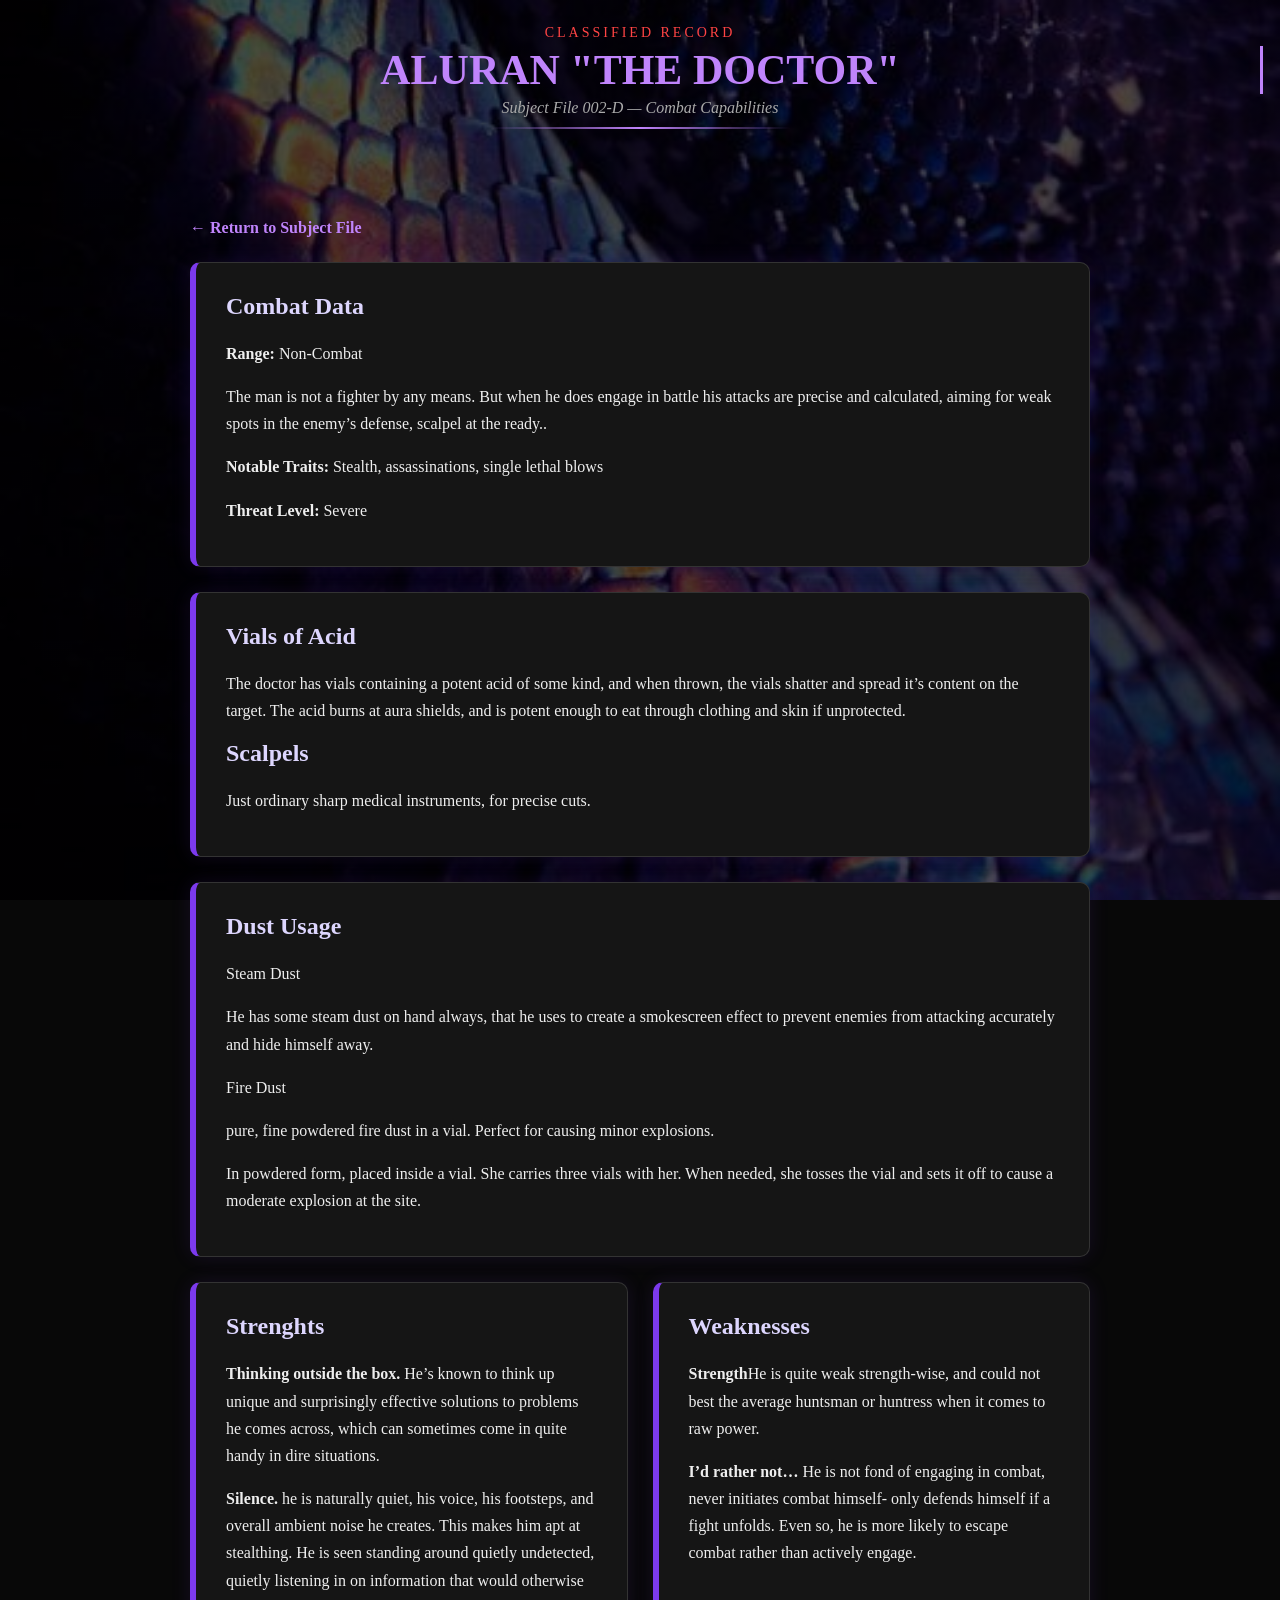
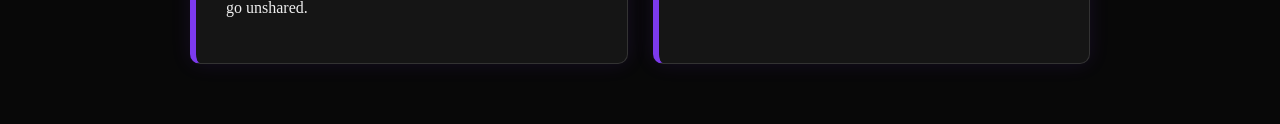
<file: aluran-combat.html>
<!DOCTYPE html>
<html>
<head>
    <title>Aluran Combat</title>
    <link rel="stylesheet" href="style.css">
</head>
<body>

    <header class="site-header">
        <p class="access-warning">CLASSIFIED RECORD</p>
         <h1 class="typewriter">ALURAN "THE DOCTOR"</h1>
        <p class="subtitle">Subject File 002-D — Combat Capabilities</p>
        <div class="header-divider"></div>
    </header>

    <main class="profile-page">

        <a href="aluran.html" class="back-link">← Return to Subject File</a>
  <section class="profile-card">
            <h2>Combat Data</h2>
                     <p><strong>Range:</strong> Non-Combat</p>
      <p>The man is not a fighter by any means. But when he does engage in battle his attacks are precise and calculated, aiming for weak spots in the enemy’s defense, scalpel at the ready..</p>
            <p><strong>Notable Traits:</strong> Stealth, assassinations, single lethal blows</p>
            <p><strong>Threat Level:</strong> Severe</p>
        </section>

        <section class="profile-card">
            <h2>Vials of Acid</h2>
            
            <p>The doctor has vials containing a potent acid of some kind, and when thrown, the vials shatter and spread it’s content on the target. The acid burns at aura shields, and is potent enough to eat through clothing and skin if unprotected.<p/>
            
            <h2>Scalpels</h2>

            <p>Just ordinary sharp medical instruments, for precise cuts.</p>
          
         </section>

        <section class="profile-card">
            <h2>Dust Usage</h2>
            
            <p> Steam Dust </p>
            
            <P> He has some steam dust on hand always, that he uses to create a smokescreen effect to prevent enemies from attacking accurately and hide himself away. </P>
            
            <p>Fire Dust</p>

            <p> pure, fine powdered fire dust in a vial. Perfect for causing minor explosions. </p>

            <p>In powdered form, placed inside a vial. She carries three vials with her. When needed, she tosses the vial and sets it off to cause a moderate explosion at the site.</p>
        </Section>
        
            <div class="profile-grid">            
        <section class="profile-card">
            <h2>Strenghts</h2>
            <p><strong>Thinking outside the box.</strong> He’s known to think up unique and surprisingly effective solutions to problems he comes across, which can sometimes come in quite handy in dire situations.</p>
            <p><strong>Silence.</strong> he is naturally quiet, his voice, his footsteps, and overall ambient noise he creates. This makes him apt at stealthing. He is seen standing around quietly undetected, quietly listening in on information that would otherwise go unshared. </p>
           
        </section>
<section class="profile-card">
    <h2>Weaknesses</h2>
            <p><strong>Strength</strong>He is quite weak strength-wise, and could not best the average huntsman or huntress when it comes to raw power.</p>
            <p><strong>I’d rather not… </strong> He is not fond of engaging in combat, never initiates combat himself- only defends himself if a fight unfolds. Even so, he is more likely to escape combat rather than actively engage.</p>
            
 </div>

         
            

        
<script>
    const reveals = document.querySelectorAll(".profile-card, .reveal-quote");

    const observer = new IntersectionObserver((entries) => {
        entries.forEach(entry => {
            if (entry.isIntersecting) {
                entry.target.classList.add("show");
            }
        });
    });

    reveals.forEach(item => observer.observe(item));
</script>
            
        </section>

    </main>
    
</body>
</html>

<link rel="stylesheet" href="style.css">
</file>
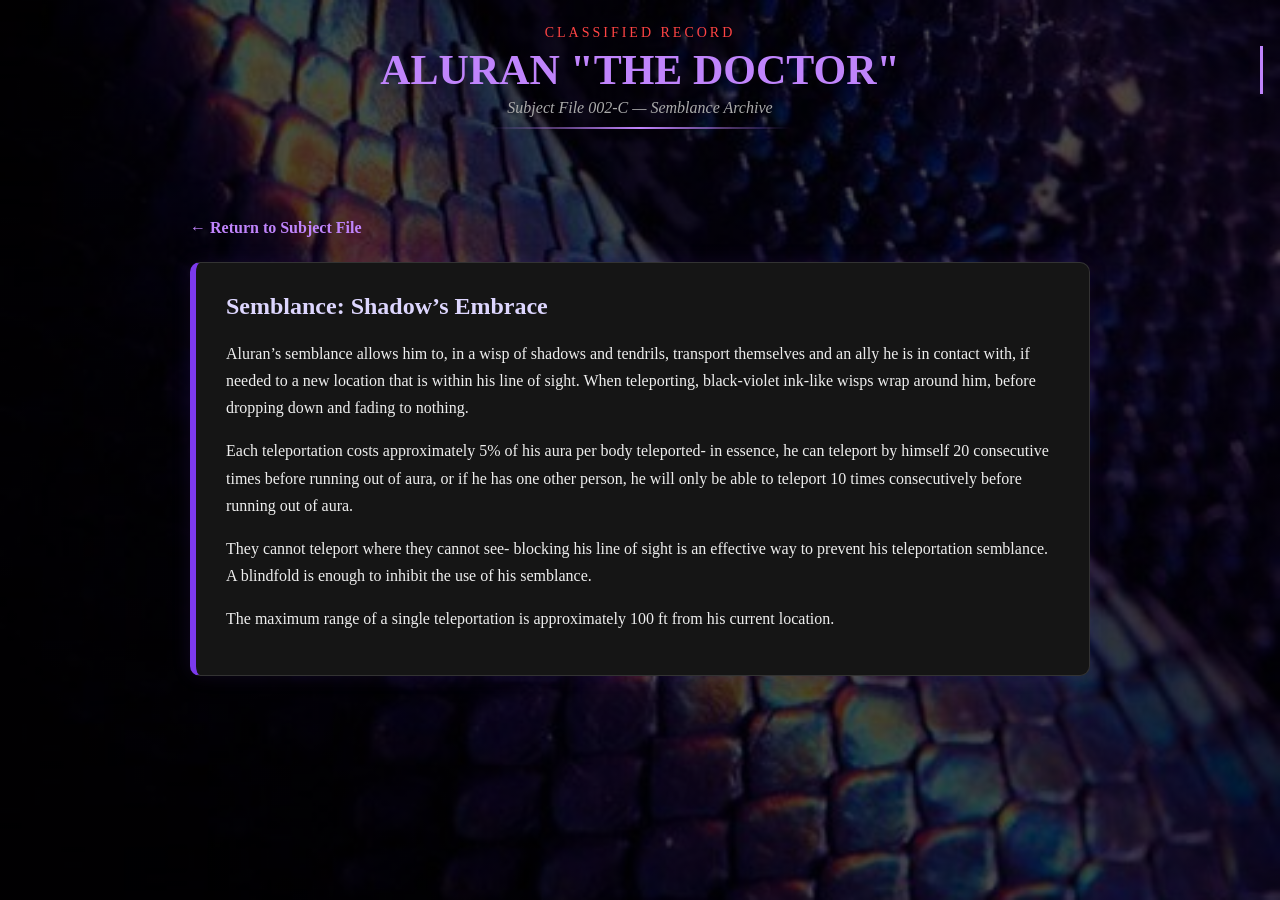
<file: aluran-semblance.html>
<!DOCTYPE html>
<html>
<head>
    <title>Aluran Semblance</title>
    <link rel="stylesheet" href="style.css">
</head>
<body>

    <header class="site-header">
        <p class="access-warning">CLASSIFIED RECORD</p>
         <h1 class="typewriter">ALURAN "THE DOCTOR"</h1>
        <p class="subtitle">Subject File 002-C — Semblance Archive</p>
        <div class="header-divider"></div>
    </header>

    <main class="profile-page">

        <a href="wisteria.html" class="back-link">← Return to Subject File</a>
          
 <section class="profile-card">
            <h2>Semblance: Shadow’s Embrace</h2>
            <p>
                Aluran’s semblance allows him to, in a wisp of shadows and tendrils, transport themselves and an ally he is in contact with, if needed to a new location that is within his line of sight. When teleporting, black-violet ink-like wisps wrap around him, before dropping down and fading to nothing.            </p>

            <p>
                Each teleportation costs approximately 5% of his aura per body teleported- in essence, he can teleport by himself 20 consecutive times before running out of aura, or if he has one other person, he will only be able to teleport 10 times consecutively before running out of aura.
            </p>
            <p> 
                They cannot teleport where they cannot see- blocking his line of sight is an effective way to prevent his teleportation semblance. A blindfold is enough to inhibit the use of his semblance.            </p>
            <p>
                The maximum range of a single teleportation is approximately 100 ft from his current location.
            </p>
            
        </section>

    <script>
    const cards = document.querySelectorAll(".profile-card");

    const observer = new IntersectionObserver((entries) => {
        entries.forEach(entry => {
            if (entry.isIntersecting) {
                entry.target.classList.add("show");
            }
        });
    });

    cards.forEach(card => observer.observe(card));
</script>
            
        </section>

    </main>
    
</body>
</html>

<link rel="stylesheet" href="style.css">
</file>
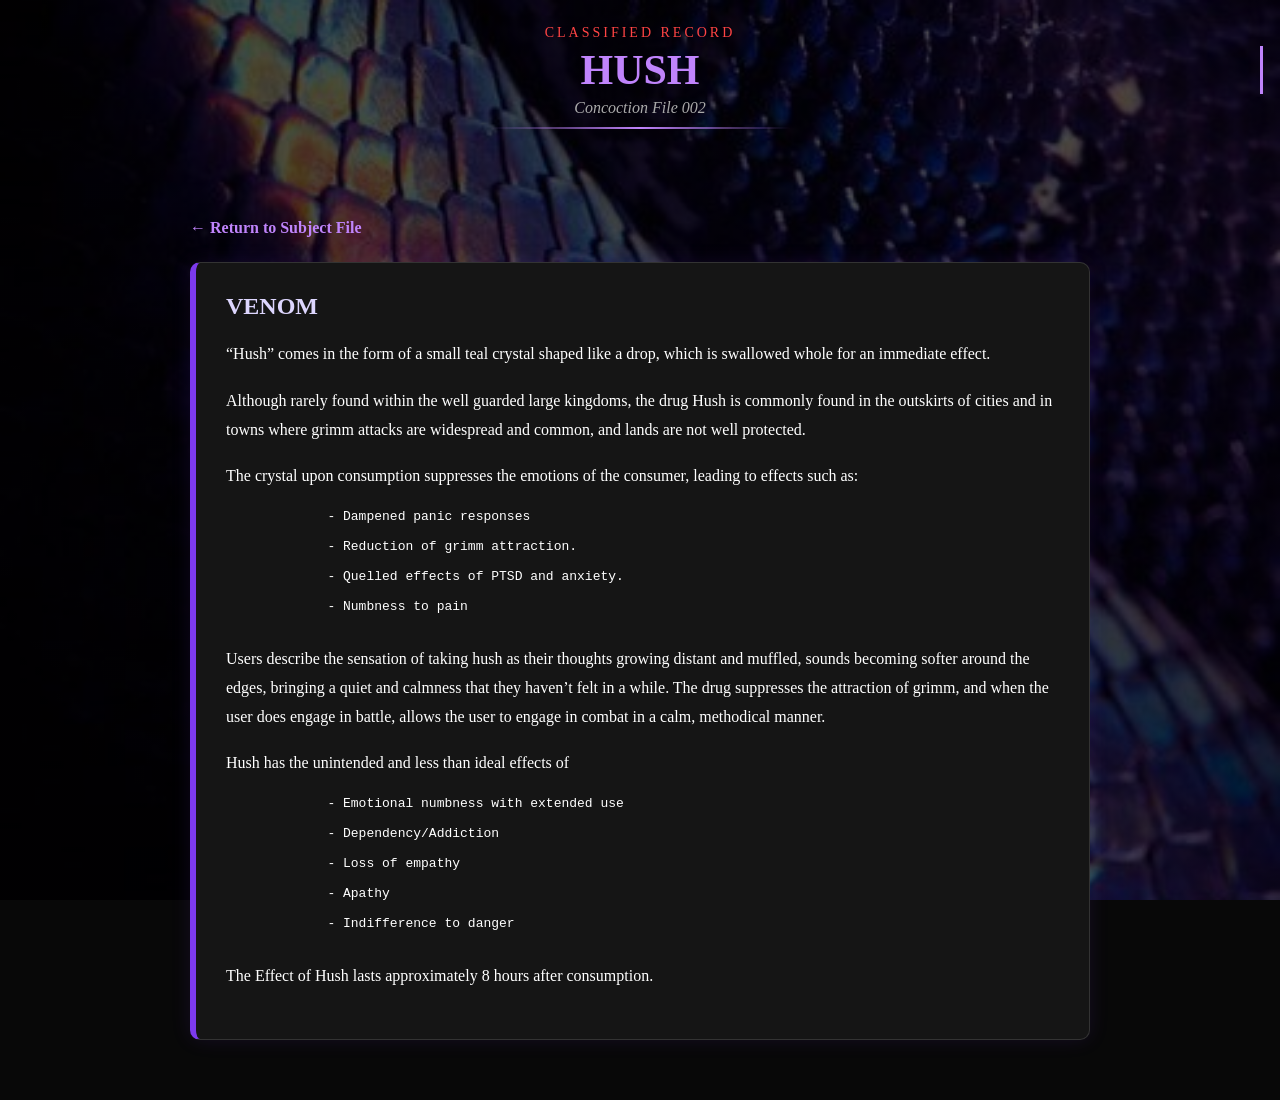
<file: hush.html>
<!DOCTYPE html>
<html>
<head>
    <title>HUSH</title>
    <link rel="stylesheet" href="style.css">
</head>
<body>

    <header class="site-header">
        <p class="access-warning">CLASSIFIED RECORD</p>
         <h1 class="typewriter">HUSH</h1>
        <p class="subtitle">Concoction File 002</p>
        <div class="header-divider"></div>
    </header>

    <main class="profile-page">

        <a href="index.html" class="back-link">← Return to Subject File</a>

        <p class="character-quote reveal-quote">
</p>
        
        <section class="profile-card bio-text">
            <h2>VENOM</h2>
<p>“Hush” comes in the form of a small teal crystal shaped like a drop, which is swallowed whole for an immediate effect. </p>
<p>Although rarely found within the well guarded large kingdoms, the drug Hush is commonly found in the outskirts of cities and in towns where grimm attacks are widespread and common, and lands are not well protected.</p>
        
<p>The crystal upon consumption suppresses the emotions of the consumer, leading to effects such as: </p>         
        <pre>
             - Dampened panic responses
            
             - Reduction of grimm attraction. 
            
             - Quelled effects of PTSD and anxiety.
            
             - Numbness to pain 
            </pre>  
<p>Users describe the sensation of taking hush as their thoughts growing distant and muffled, sounds becoming softer around the edges, bringing a quiet and calmness that they haven’t felt in a while. The drug suppresses the attraction of grimm, and when the user does engage in battle, allows the user to engage in combat in a calm, methodical manner.</p>
<p>Hush has the unintended and less than ideal effects of
</p>            
        <pre>
             - Emotional numbness with extended use 
             
             - Dependency/Addiction
            
             - Loss of empathy
            
             - Apathy
            
             - Indifference to danger
            </pre>

<p>The Effect of Hush lasts approximately 8 hours after consumption. </p>
        
            
            <script>
    const reveals = document.querySelectorAll(".profile-card, .reveal-quote");

    const observer = new IntersectionObserver((entries) => {
        entries.forEach(entry => {
            if (entry.isIntersecting) {
                entry.target.classList.add("show");
            }
        });
    });

    reveals.forEach(item => observer.observe(item));
</script>
            
        </section>

    </main>
    
</body>
</html>

<link rel="stylesheet" href="style.css">
</file>
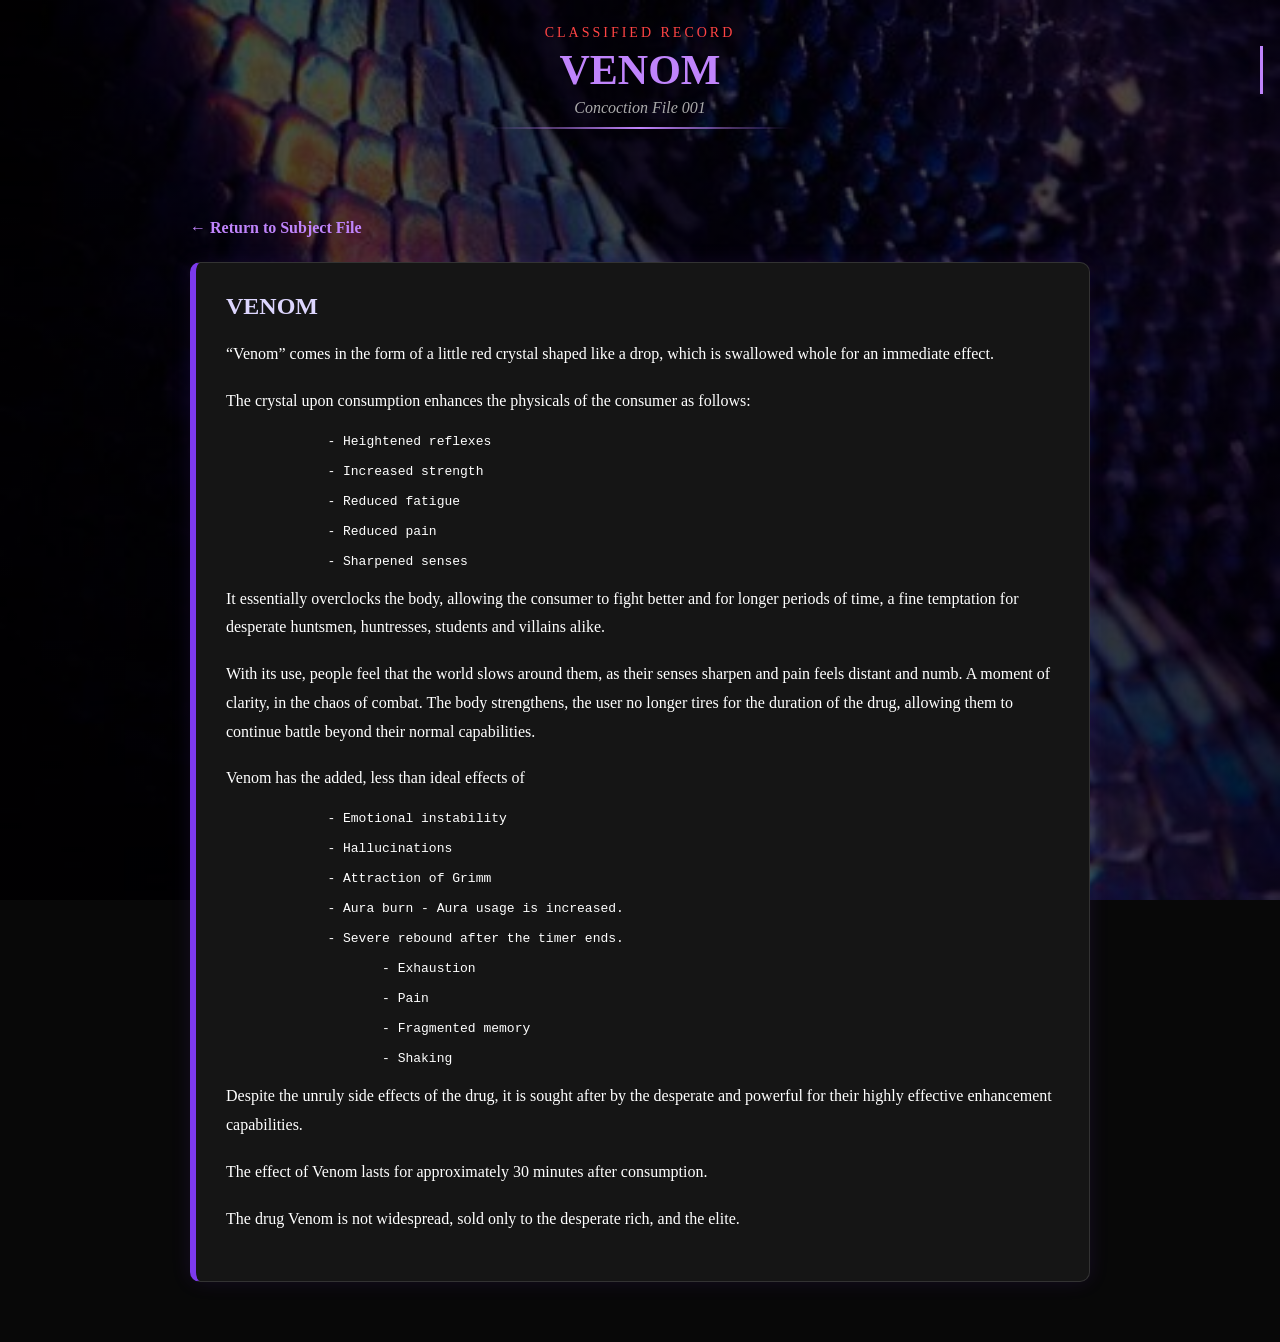
<file: venom.html>
<!DOCTYPE html>
<html>
<head>
    <title>VENOM</title>
    <link rel="stylesheet" href="style.css">
</head>
<body>

    <header class="site-header">
        <p class="access-warning">CLASSIFIED RECORD</p>
         <h1 class="typewriter">VENOM</h1>
        <p class="subtitle">Concoction File 001</p>
        <div class="header-divider"></div>
    </header>

    <main class="profile-page">

        <a href="index.html" class="back-link">← Return to Subject File</a>

        <p class="character-quote reveal-quote">
</p>
        
        <section class="profile-card bio-text">
            <h2>VENOM</h2>
<p>“Venom” comes in the form of a little red crystal shaped like a drop, which is swallowed whole for an immediate effect. </p>
<p>The crystal upon consumption enhances the physicals of the consumer as follows: </p>         
        <pre>
             - Heightened reflexes
            
             - Increased strength
            
             - Reduced fatigue
            
             - Reduced pain
            
             - Sharpened senses</pre>  
<p>It essentially overclocks the body, allowing the consumer to fight better and for longer periods of time, a fine temptation for desperate huntsmen, huntresses, students and villains alike. </p>
<p>With its use, people feel that the world slows around them, as their senses sharpen and pain feels distant and numb. A moment of clarity, in the chaos of combat. The body strengthens, the user no longer tires for the duration of the drug, allowing them to continue battle beyond their normal capabilities.</p>
<p>Venom has the added, less than ideal effects of</p>            
        <pre>
             - Emotional instability
             
             - Hallucinations
            
             - Attraction of Grimm
            
             - Aura burn - Aura usage is increased.
            
             - Severe rebound after the timer ends.
            
                    - Exhaustion
            
                    - Pain
            
                    - Fragmented memory
            
                    - Shaking</pre>

<p>Despite the unruly side effects of the drug, it is sought after by the desperate and powerful for their highly effective enhancement capabilities. </p>
<p>The effect of Venom lasts for approximately 30 minutes after consumption.</p>
<p>The drug Venom is not widespread, sold only to the desperate rich, and the elite.</p>           
            
            <script>
    const reveals = document.querySelectorAll(".profile-card, .reveal-quote");

    const observer = new IntersectionObserver((entries) => {
        entries.forEach(entry => {
            if (entry.isIntersecting) {
                entry.target.classList.add("show");
            }
        });
    });

    reveals.forEach(item => observer.observe(item));
</script>
            
        </section>

    </main>
    
</body>
</html>

<link rel="stylesheet" href="style.css">
</file>
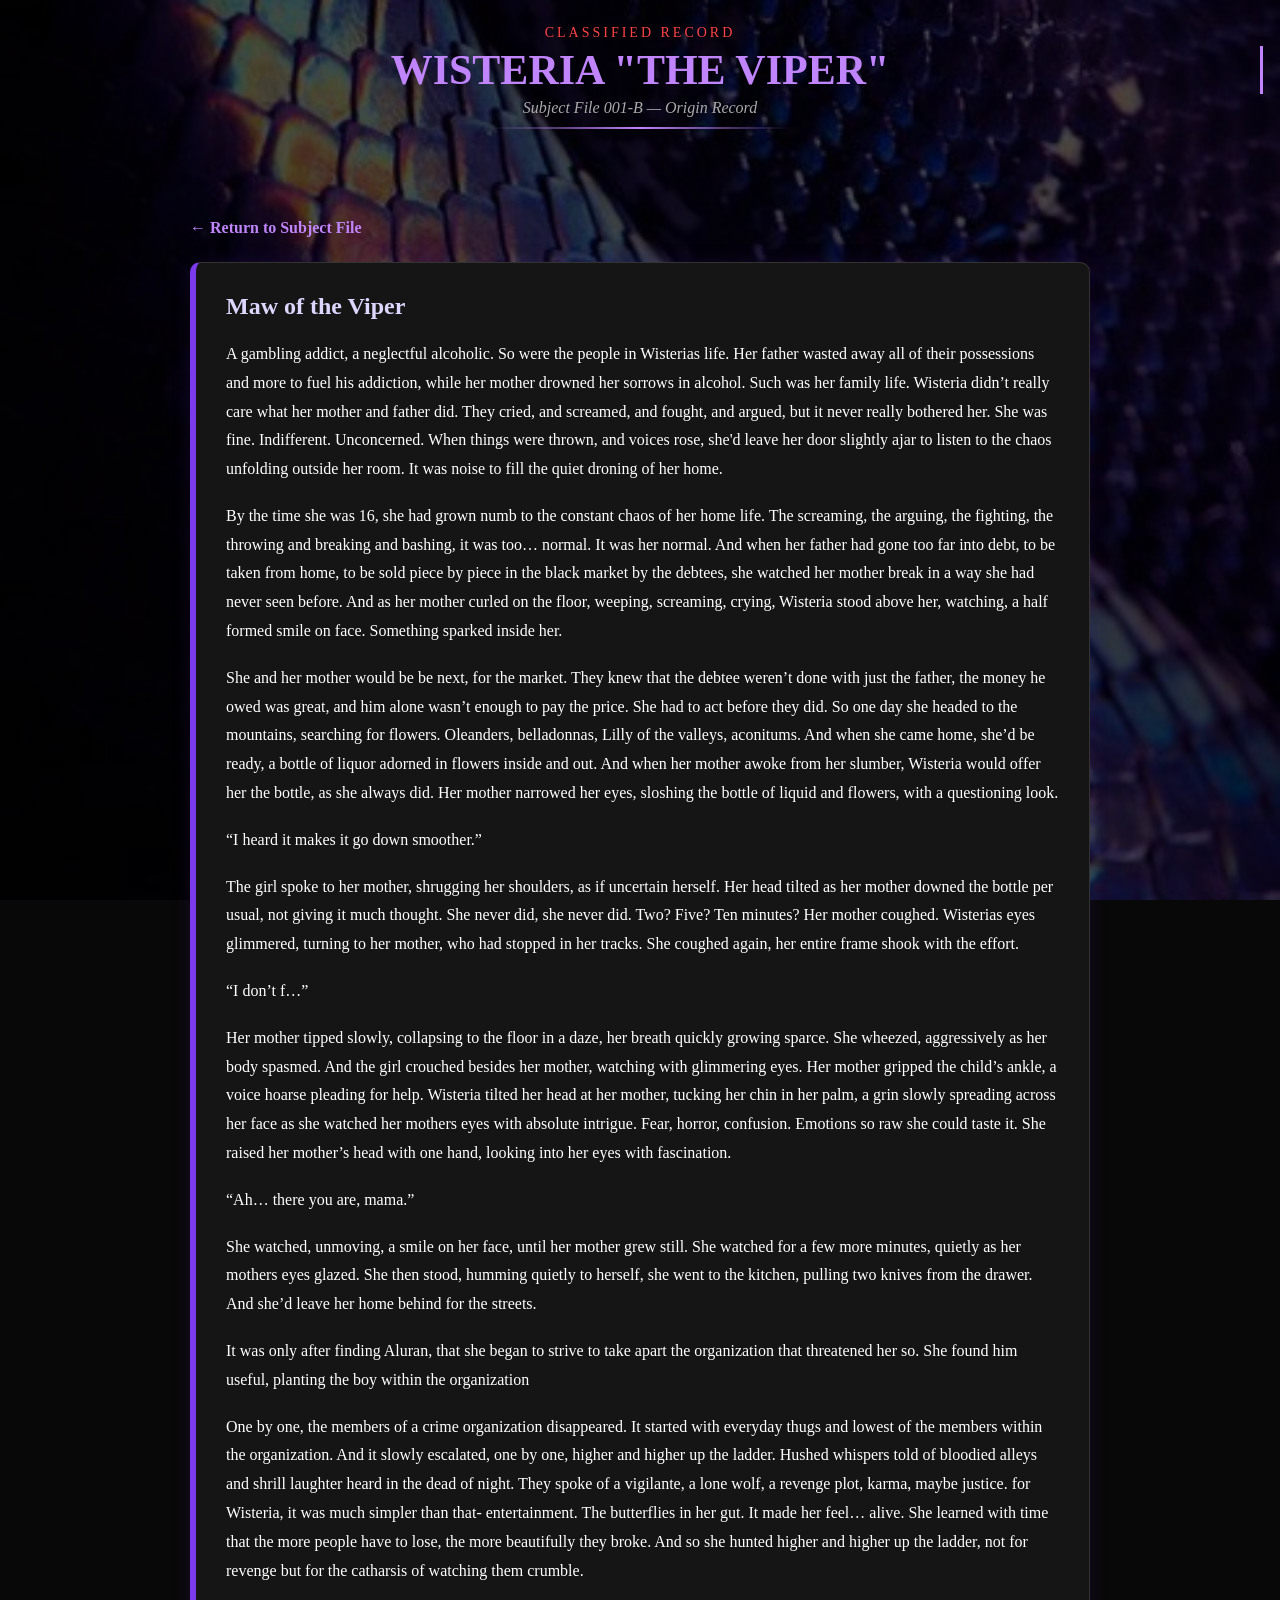
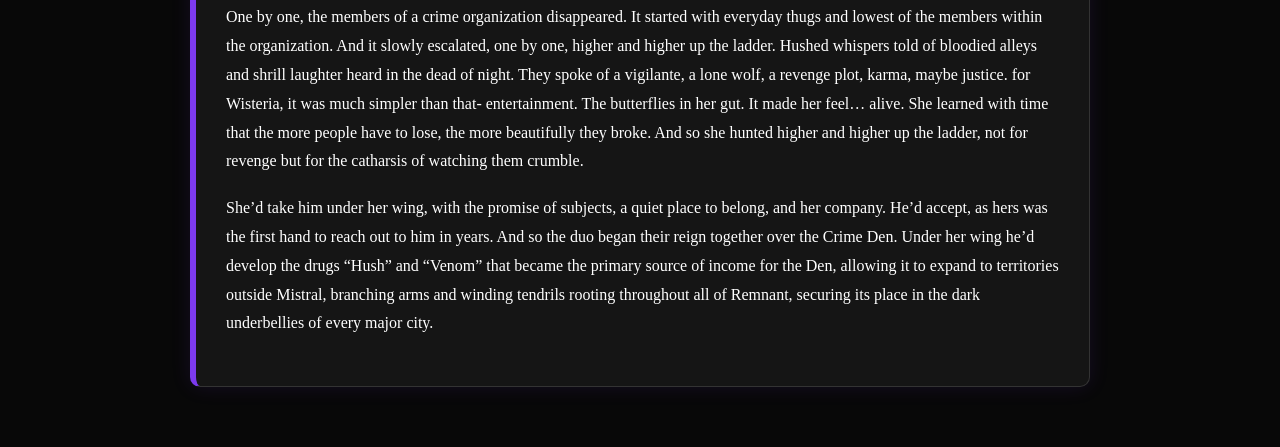
<file: wisteria-bio.html>
<!DOCTYPE html>
<html>
<head>
    <title>Wisteria Biography</title>
    <link rel="stylesheet" href="style.css">
</head>
<body>

    <header class="site-header">
        <p class="access-warning">CLASSIFIED RECORD</p>
         <h1 class="typewriter">WISTERIA "THE VIPER"</h1>
        <p class="subtitle">Subject File 001-B — Origin Record</p>
        <div class="header-divider"></div>
    </header>

    <main class="profile-page">

        <a href="wisteria.html" class="back-link">← Return to Subject File</a>

        <section class="profile-card bio-text">
            <h2>Maw of the Viper</h2>

            <p>
               A gambling addict, a neglectful alcoholic. So were the people in Wisterias life. Her father wasted away all of their possessions and more to fuel his addiction, while her mother drowned her sorrows in alcohol. Such was her family life. Wisteria didn’t really care what her mother and father did. They cried, and screamed, and fought, and argued, but it never really bothered her. She was fine. Indifferent. Unconcerned. When things were thrown, and voices rose, she'd leave her door slightly ajar to listen to the chaos unfolding outside her room. It was noise to fill the quiet droning of her home. 
            </p>

            <p>
                By the time she was 16, she had grown numb to the constant chaos of her home life. The screaming, the arguing, the fighting, the throwing and breaking and bashing, it was too… normal. It was her normal. And when her father had gone too far into debt, to be taken from home, to be sold piece by piece in the black market by the debtees, she watched her mother break in a way she had never seen before. And as her mother curled on the floor, weeping, screaming, crying, Wisteria stood above her, watching, a half formed smile on face. Something sparked inside her.
            </p>
               
             <p>
                 She and her mother would be be next, for the market. They knew that the debtee weren’t done with just the father, the money he owed was great, and him alone wasn’t enough to pay the price. She had to act before they did. So one day she headed to the mountains, searching for flowers. Oleanders, belladonnas, Lilly of the valleys, aconitums. And when she came home, she’d be ready, a bottle of liquor adorned in flowers inside and out. And when her mother awoke from her slumber, Wisteria would offer her the bottle, as she always did. Her mother narrowed her eyes, sloshing the bottle of liquid and flowers, with a questioning look.
            </p>
                
             <p>
                “I heard it makes it go down smoother.”
            </p>

             <p>
                The girl spoke to her mother, shrugging her shoulders, as if uncertain herself. Her head tilted as her mother downed the bottle per usual, not giving it much thought. She never did, she never did. Two? Five? Ten minutes? Her mother coughed. Wisterias eyes glimmered, turning to her mother, who had stopped in her tracks. She coughed again, her entire frame shook with the effort. 
            </p>

             <p>
                “I don’t f…”
            </p>

             <p>
                Her mother tipped slowly, collapsing to the floor in a daze, her breath quickly growing sparce. She wheezed, aggressively as her body spasmed. And the girl crouched besides her mother, watching with glimmering eyes. Her mother gripped the child’s ankle, a voice hoarse pleading for help. Wisteria tilted her head at her mother, tucking her chin in her palm, a grin slowly spreading across her face as she watched her mothers eyes with absolute intrigue. Fear, horror, confusion. Emotions so raw she could taste it. She raised her mother’s head with one hand, looking into her eyes with fascination.
            </p>
            
              <p>
                “Ah… there you are, mama.”
            </p>

              <p>
                She watched, unmoving, a smile on her face, until her mother grew still. She watched for a few more minutes, quietly as her mothers eyes glazed. She then stood, humming quietly to herself, she went to the kitchen, pulling two knives from the drawer. And she’d leave her home behind for the streets.
            </p>

              <p>
                It was only after finding Aluran, that she began to strive to take apart the organization that threatened her so. She found him useful, planting the boy within the organization
            </p>

              <p>
                One by one, the members of a crime organization disappeared. It started with everyday thugs and lowest of the members within the organization. And it slowly escalated, one by one, higher and higher up the ladder. Hushed whispers told of bloodied alleys and shrill laughter heard in the dead of night. They spoke of a vigilante, a lone wolf, a revenge plot, karma, maybe justice. for Wisteria, it was much simpler than that- entertainment. The butterflies in her gut. It made her feel… alive. She learned with time that the more people have to lose, the more beautifully they broke. And so she hunted higher and higher up the ladder, not for revenge but for the catharsis of watching them crumble.
            </p>
                
            <p>
                One by one, the members of a crime organization disappeared. It started with everyday thugs and lowest of the members within the organization. And it slowly escalated, one by one, higher and higher up the ladder. Hushed whispers told of bloodied alleys and shrill laughter heard in the dead of night. They spoke of a vigilante, a lone wolf, a revenge plot, karma, maybe justice. for Wisteria, it was much simpler than that- entertainment. The butterflies in her gut. It made her feel… alive. She learned with time that the more people have to lose, the more beautifully they broke. And so she hunted higher and higher up the ladder, not for revenge but for the catharsis of watching them crumble.
            </p>

            <p>
                She’d take him under her wing, with the promise of subjects, a quiet place to belong, and her company. He’d accept, as hers was the first hand to reach out to him in years. And so the duo began their reign together over the Crime Den. Under her wing he’d develop the drugs “Hush” and “Venom” that became the primary source of income for the Den, allowing it to expand to territories outside Mistral, branching arms and winding tendrils rooting throughout all of Remnant, securing its place in the dark underbellies of every major city.
            </p>


        
<script>
    const reveals = document.querySelectorAll(".profile-card, .reveal-quote");

    const observer = new IntersectionObserver((entries) => {
        entries.forEach(entry => {
            if (entry.isIntersecting) {
                entry.target.classList.add("show");
            }
        });
    });

    reveals.forEach(item => observer.observe(item));
</script>

</body>
</html>

<link rel="stylesheet" href="style.css">
</file>
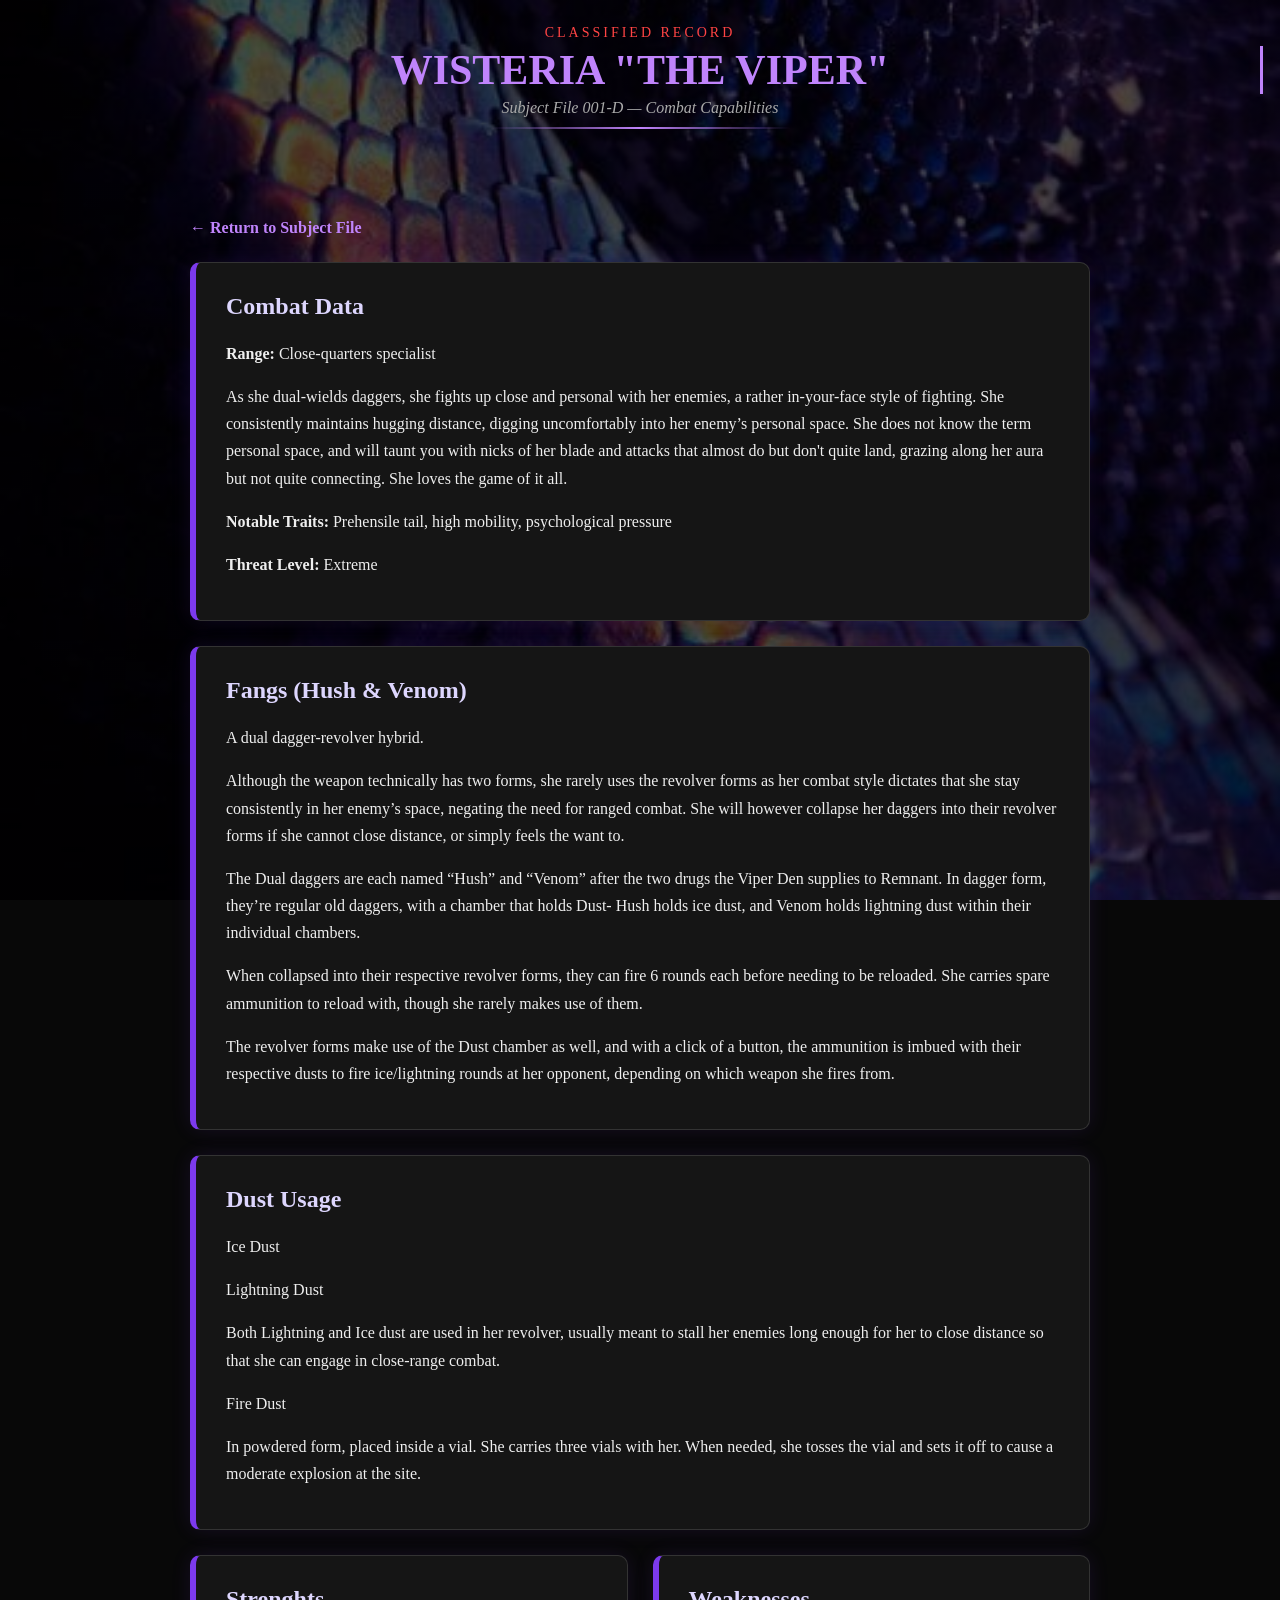
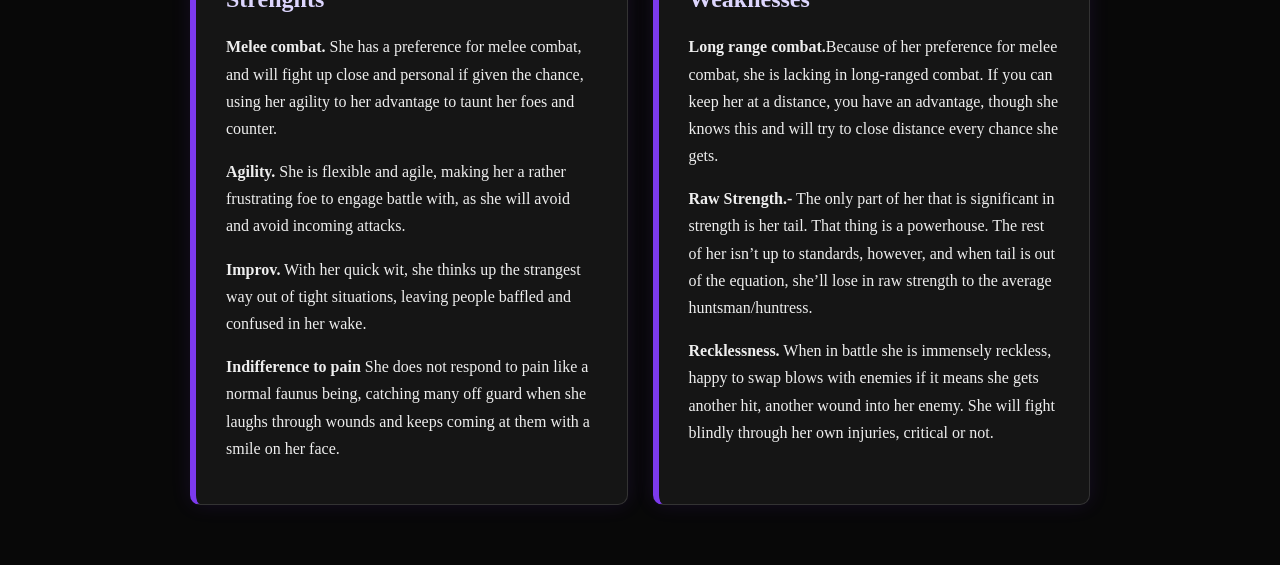
<file: wisteria-combat.html>
<!DOCTYPE html>
<html>
<head>
    <title>Wisteria Combat</title>
    <link rel="stylesheet" href="style.css">
</head>
<body>

    <header class="site-header">
        <p class="access-warning">CLASSIFIED RECORD</p>
         <h1 class="typewriter">WISTERIA "THE VIPER"</h1>
        <p class="subtitle">Subject File 001-D — Combat Capabilities</p>
        <div class="header-divider"></div>
    </header>


    
    <main class="profile-page">

        <a href="wisteria.html" class="back-link">← Return to Subject File</a>
  <section class="profile-card">
            <h2>Combat Data</h2>
                     <p><strong>Range:</strong> Close-quarters specialist</p>
      <p>As she dual-wields daggers, she fights up close and personal with her enemies, a rather in-your-face style of fighting. She consistently maintains hugging distance, digging uncomfortably into her enemy’s personal space. She does not know the term personal space, and will taunt you with nicks of her blade and attacks that almost do but don't quite land, grazing along her aura but not quite connecting. She loves the game of it all.</p>
            <p><strong>Notable Traits:</strong> Prehensile tail, high mobility, psychological pressure</p>
            <p><strong>Threat Level:</strong> Extreme</p>
        </section>

        <section class="profile-card">
            <h2>Fangs (Hush & Venom)</h2>
            
            <p>A dual dagger-revolver hybrid.<p/>

            <p>Although the weapon technically has two forms, she rarely uses the revolver forms as her combat style dictates that she stay consistently in her enemy’s space, negating the need for ranged combat. She will however collapse her daggers into their revolver forms if she cannot close distance, or simply feels the want to.</p>

            <p>The Dual daggers are each named “Hush” and “Venom” after the two drugs the Viper Den supplies to Remnant. In dagger form, they’re regular old daggers, with a chamber that holds Dust- Hush holds ice dust, and Venom holds lightning dust within their individual chambers.</p>

            <p>When collapsed into their respective revolver forms, they can fire 6 rounds each before needing to be reloaded. She carries spare ammunition to reload with, though she rarely makes use of them. <p/>

            <p>The revolver forms make use of the Dust chamber as well, and with a click of a button, the ammunition is imbued with their respective dusts to fire ice/lightning rounds at her opponent, depending on which weapon she fires from.</p>
         </section>

        <section class="profile-card">
            <h2>Dust Usage</h2>
            
            <p> Ice Dust </p>
            
            <P> Lightning Dust </P>
            
            <p>Both Lightning and Ice dust are used in her revolver, usually meant to stall her enemies long enough for her to close distance so that she can engage in close-range combat.</p>

            <p> Fire Dust </p>

            <p>In powdered form, placed inside a vial. She carries three vials with her. When needed, she tosses the vial and sets it off to cause a moderate explosion at the site.</p>
        </Section>
        
            <div class="profile-grid">            
        <section class="profile-card">
            <h2>Strenghts</h2>
            <p><strong>Melee combat.</strong>  She has a preference for melee combat, and will fight up close and personal if given the chance, using her agility to her advantage to taunt her foes and counter.</p>
            <p><strong>Agility.</strong> She is flexible and agile, making her a rather frustrating foe to engage battle with, as she will avoid and avoid incoming attacks. </p>
            <p><strong>Improv.</strong> With her quick wit, she thinks up the strangest way out of tight situations, leaving people baffled and confused in her wake.</p>
            <p><strong>Indifference to pain</strong>  She does not respond to pain like a normal faunus being, catching many off guard when she laughs through wounds and keeps coming at them with a smile on her face.</p>
    
        </section>
<section class="profile-card">
    <h2>Weaknesses</h2>
            <p><strong>Long range combat.</strong>Because of her preference for melee combat, she is lacking in long-ranged combat. If you can keep her at a distance, you have an advantage, though she knows this and will try to close distance every chance she gets.</p>
            <p><strong>Raw Strength.-</strong> The only part of her that is significant in strength is her tail. That thing is a powerhouse. The rest of her isn’t up to standards, however, and when tail is out of the equation, she’ll lose in raw strength to the average huntsman/huntress.</p>
            <p><strong>Recklessness.</strong> When in battle she is immensely reckless, happy to swap blows with enemies if it means she gets another hit, another wound into her enemy. She will fight blindly through her own injuries, critical or not.</p>
            
 </div>

         
            


    <script>
    const cards = document.querySelectorAll(".profile-card");

    const observer = new IntersectionObserver((entries) => {
        entries.forEach(entry => {
            if (entry.isIntersecting) {
                entry.target.classList.add("show");
            }
        });
    });

    cards.forEach(card => observer.observe(card));
</script>
            
        </section>

    </main>
    
</body>
</html>

<link rel="stylesheet" href="style.css">
</file>
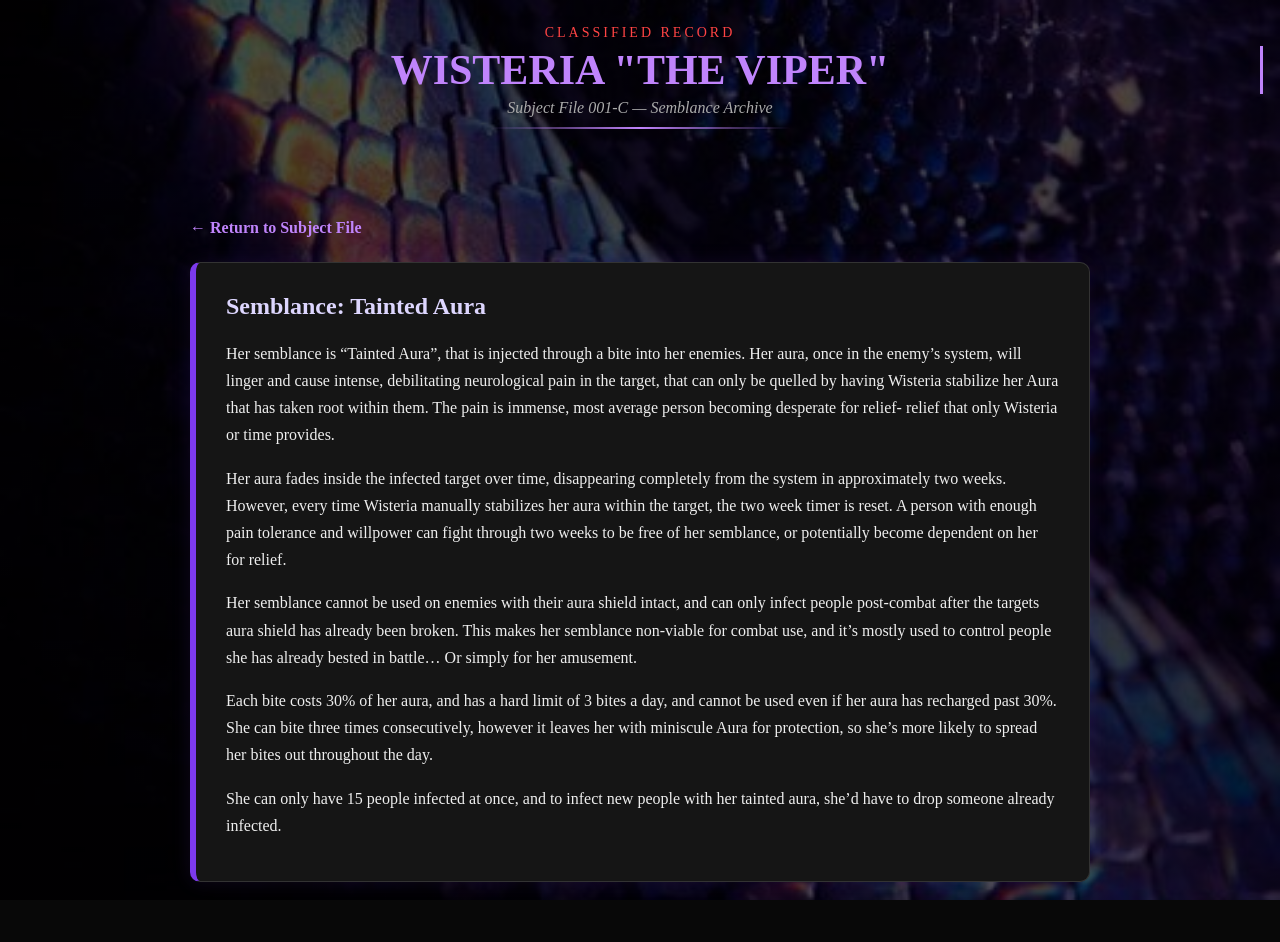
<file: wisteria-semblance.html>
<!DOCTYPE html>
<html>
<head>
    <title>Wisteria Semblance</title>
    <link rel="stylesheet" href="style.css">
</head>
<body>

    <header class="site-header">
        <p class="access-warning">CLASSIFIED RECORD</p>
         <h1 class="typewriter">WISTERIA "THE VIPER"</h1>
        <p class="subtitle">Subject File 001-C — Semblance Archive</p>
        <div class="header-divider"></div>
    </header>

    <main class="profile-page">

        <a href="wisteria.html" class="back-link">← Return to Subject File</a>
          
 <section class="profile-card">
            <h2>Semblance: Tainted Aura</h2>
            <p>
                Her semblance is “Tainted Aura”, that is injected through a bite into her enemies. Her aura, once in the enemy’s system, will linger and cause intense, debilitating neurological pain in the target, that can only be quelled by having Wisteria stabilize her Aura that has taken root within them. The pain is immense, most average person becoming desperate for relief- relief that only Wisteria or time provides. 
            </p>

            <p>
                Her aura fades inside the infected target over time, disappearing completely from the system in approximately two weeks. However, every time Wisteria manually stabilizes her aura within the target, the two week timer is reset. A person with enough pain tolerance and willpower can fight through two weeks to be free of her semblance, or potentially become dependent on her for relief.
            </p>
            <p> 
                Her semblance cannot be used on enemies with their aura shield intact, and can only infect people post-combat after the targets aura shield has already been broken. This makes her semblance non-viable for combat use, and it’s mostly used to control people she has already bested in battle… Or simply for her amusement.
            </p>
            <p>
                Each bite costs 30% of her aura, and has a hard limit of 3 bites a day, and cannot be used even if her aura has recharged past 30%. She can bite three times consecutively, however it leaves her with miniscule Aura for protection, so she’s more likely to spread her bites out throughout the day.
            </p>
            <p>
                She can only have 15 people infected at once, and to infect new people with her tainted aura, she’d have to drop someone already infected.
            </p>
        </section>

            
<script>
    const reveals = document.querySelectorAll(".profile-card, .reveal-quote");

    const observer = new IntersectionObserver((entries) => {
        entries.forEach(entry => {
            if (entry.isIntersecting) {
                entry.target.classList.add("show");
            }
        });
    });

    reveals.forEach(item => observer.observe(item));
</script>
            
        </section>

    </main>
    
</body>
</html>

<link rel="stylesheet" href="style.css">
</file>
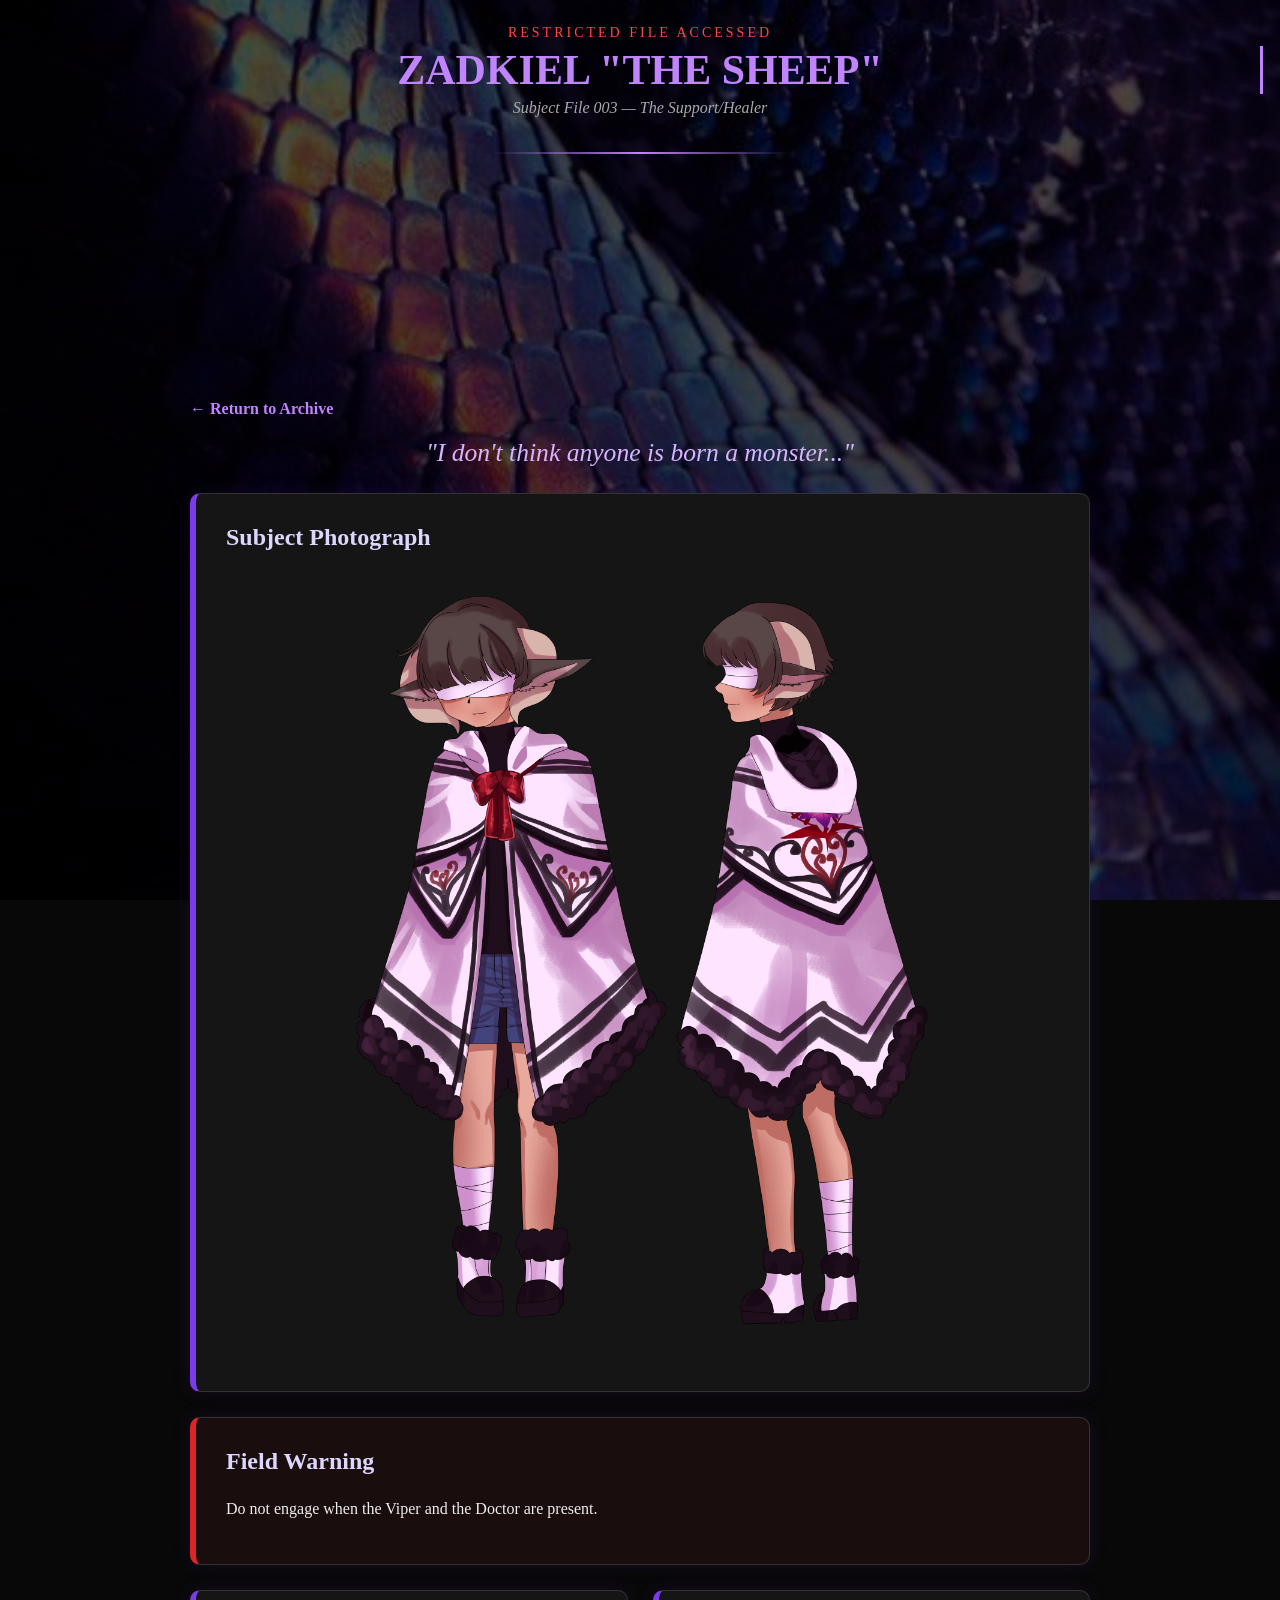
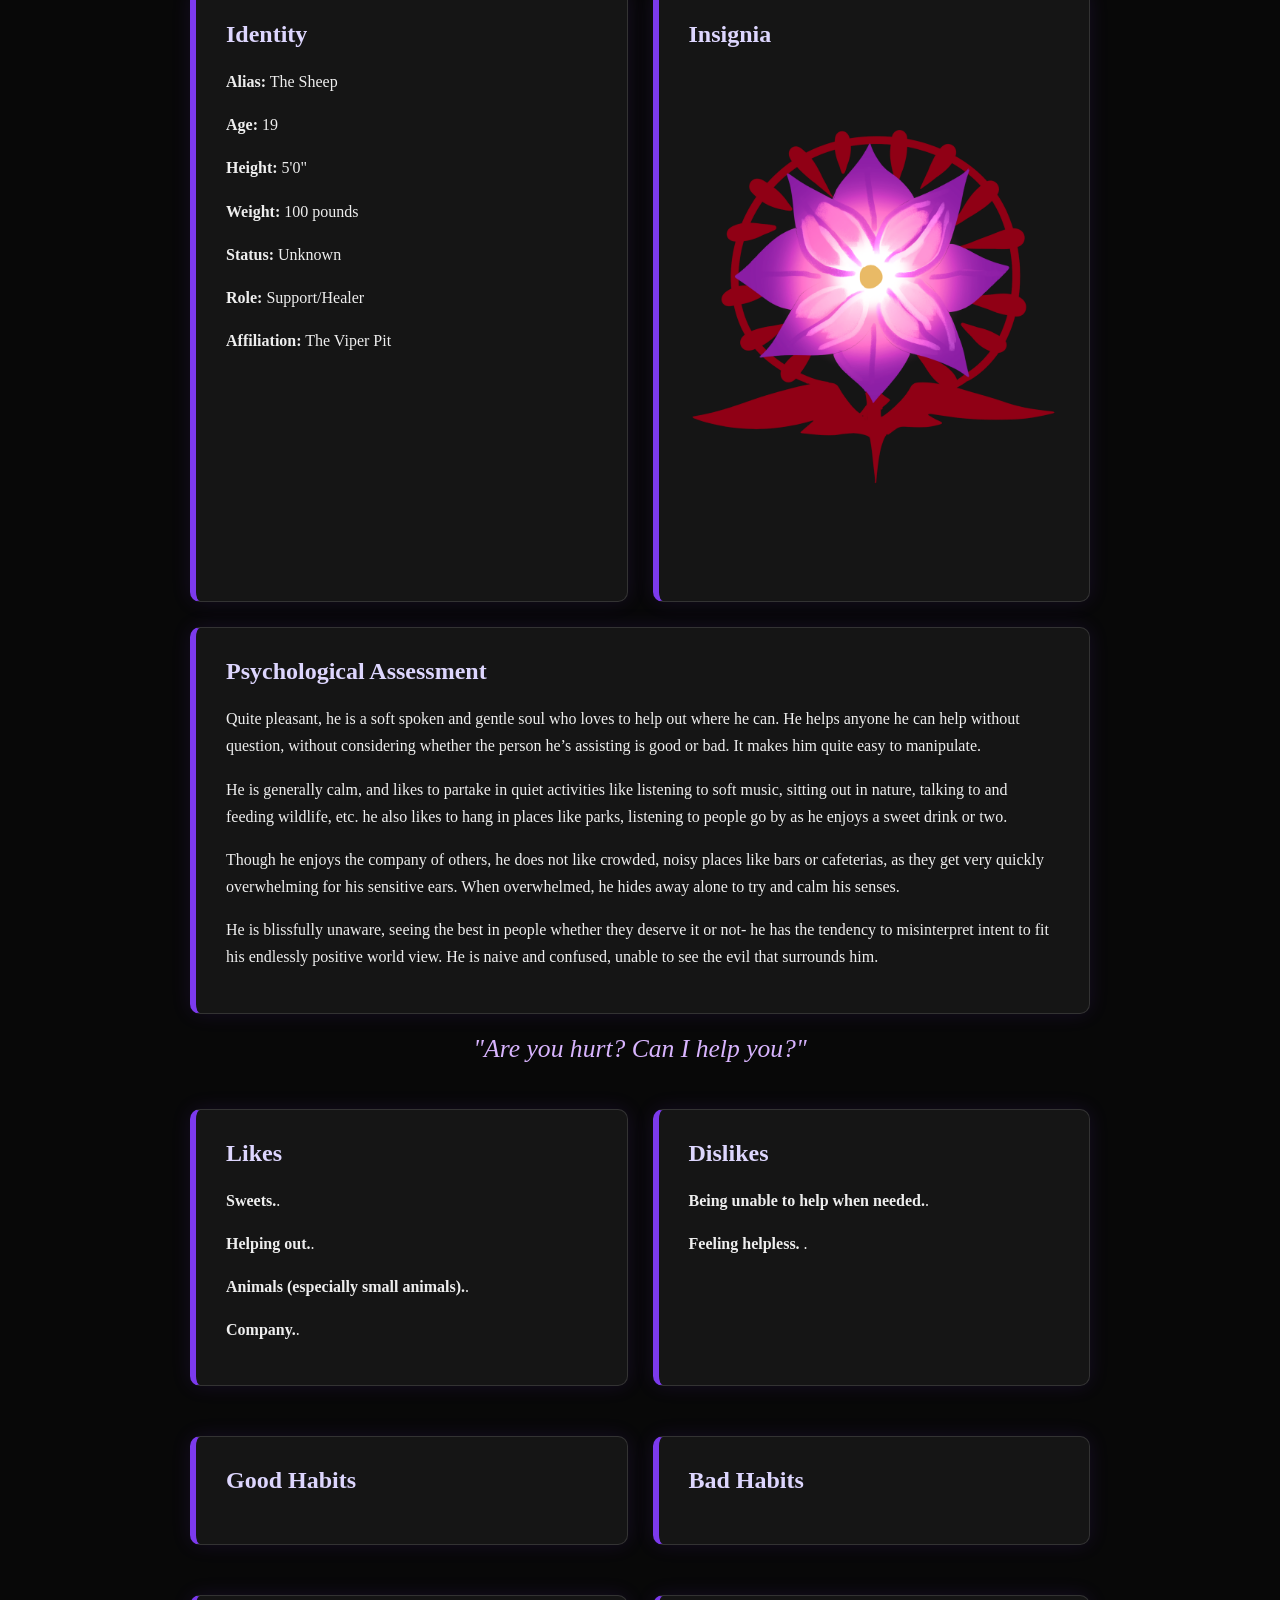
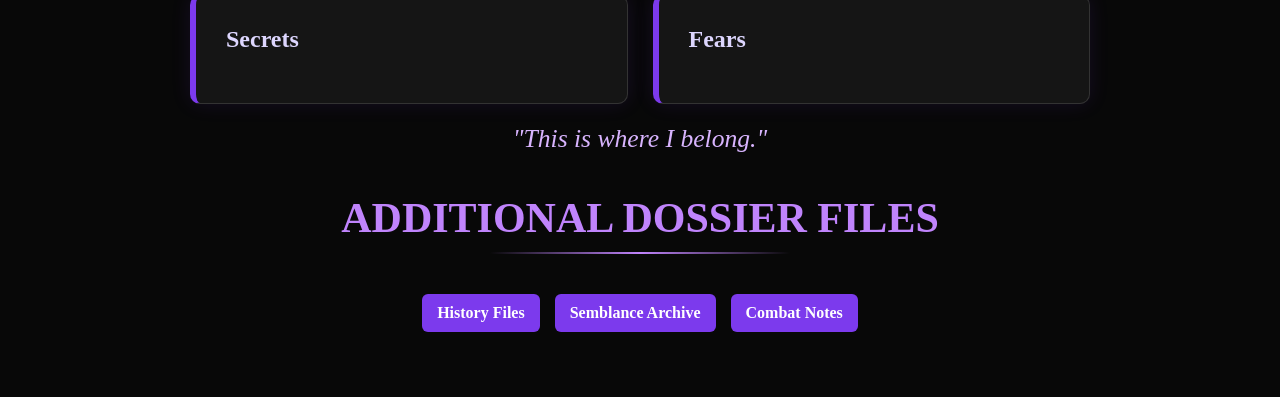
<file: zadkiel.html>
<!DOCTYPE html>
<html>
<head>
    <title>Zadkiel Dossier</title>
    <link rel="stylesheet" href="style.css">
</head>
<body>
<header class="site-header">
        <p class="access-warning">RESTRICTED FILE ACCESSED</p>
   <h1 class="typewriter">ZADKIEL "THE SHEEP"</h1>
        <p class="subtitle">Subject File 003 — The Support/Healer</p>
    </header>

      <div class="header-divider"></div>

    <div class="spotify-container">
    <iframe
        data-testid="embed-iframe"
        style="border-radius:12px"
        src="https://open.spotify.com/embed/playlist/5qt6w3vY2bO3QhUfDpQYyY?utm_source=generator"
        width="50%"
        height="152"
        frameborder="0"
        allowfullscreen=""
        allow="autoplay; clipboard-write; encrypted-media; fullscreen; picture-in-picture"
        loading="lazy">
    </iframe>
</div>
    <main class="profile-page">

        <a href="index.html" class="back-link">← Return to Archive</a>

        <p class="character-quote reveal-quote">
    "I don't think anyone is born a monster..."
</p>
        
<section class="profile-card">
    <h2>Subject Photograph</h2>

    <img src="Zadkiel.png" alt="Zadkiel" class="portrait">
</section>

        <section class="profile-card warning-card">
            <h2>Field Warning</h2>
            <p>
                Do not engage when the Viper and the Doctor are present.
            </p>
        </section>
 <div class="profile-grid">            
        <section class="profile-card">
            <h2>Identity</h2>
            <p><strong>Alias:</strong> The Sheep</p>
            <p><strong>Age:</strong> 19</p>
            <p><strong>Height:</strong> 5'0"</p>
            <p><strong>Weight:</strong> 100 pounds</p>
            <p><strong>Status:</strong> Unknown</p>
            <p><strong>Role:</strong> Support/Healer</p>
            <p><strong>Affiliation:</strong> The Viper Pit</p>
        </section>
<section class="profile-card">
    <h2>Insignia</h2>

    <img src="Zadkiel Insig.png" alt="Wisteria" class="portrait">
 </div>


                <section class="profile-card">
            <h2>Psychological Assessment</h2>
            <p>
                Quite pleasant, he is a soft spoken and gentle soul who loves to help out where he can. He helps anyone he can help without question, without considering whether the person he’s assisting is good or bad. It makes him quite easy to manipulate.
            </p>
            
            <p>
                He is generally calm, and likes to partake in quiet activities like listening to soft music, sitting out in nature, talking to and feeding wildlife, etc. he also likes to hang in places like parks, listening to people go by as he enjoys a sweet drink or two. 
            </p>
            
            <p>
                Though he enjoys the company of others, he does not like crowded, noisy places like bars or cafeterias, as they get very quickly overwhelming for his sensitive ears. When overwhelmed, he hides away alone to try and calm his senses.
            </p>

            <P>
                He is blissfully unaware, seeing the best in people whether they deserve it or not- he has the tendency to misinterpret intent to fit his endlessly positive world view. He is naive and confused, unable to see the evil that surrounds him.
            </P>
        </section>

        
        <p class="character-quote reveal-quote">
    "Are you hurt? Can I help you?"
</p>
        
        <div class="profile-grid">            
        <section class="profile-card">
            <h2>Likes</h2>
            <p><strong>Sweets.</strong>.</p>
            <p><strong>Helping out.</strong>.</p>
            <p><strong>Animals (especially small animals).</strong>.</p>
            <p><strong>Company.</strong>.</p>
        </section>
            
        <section class="profile-card">
            <h2>Dislikes</h2>
            <p><strong>Being unable to help when needed.</strong>.</p>
            <p><strong>Feeling helpless.</strong> .</p>
        </section>

                     </section>           
        <section class="profile-card">
            <h2>Good Habits</h2>
            <p> </p>
        </section>

         </section>           
        <section class="profile-card">
            <h2>Bad Habits</h2>
            <p> </p>
        </section>
               
        <section class="profile-card">
            <h2>Secrets</h2>
            <p> </p>
            

        </section>           
        <section class="profile-card">
            <h2>Fears</h2>
            <p> </p>
          
            </div>

        <p class="character-quote reveal-quote">
    "This is where I belong."
</p>

     <header class="site-header">
 <h1>ADDITIONAL DOSSIER FILES</h1>
                <div class="header-divider"></div>
</header>
<div class="button-container">
        <a href="zadkiel-bio.html" class="file-button">
   History Files
</a>
      
<a href="zadkiel-semblance.html" class="file-button">
    Semblance Archive
</a>
       
<a href="zadkiel-combat.html" class="file-button">
    Combat Notes
</a>
        </div>
        </div>
        
  
        
<script>
    const reveals = document.querySelectorAll(".profile-card, .reveal-quote");

    const observer = new IntersectionObserver((entries) => {
        entries.forEach(entry => {
            if (entry.isIntersecting) {
                entry.target.classList.add("show");
            }
        });
    });

    reveals.forEach(item => observer.observe(item));
</script>

</body>
</html>
</file>
<file: style.css>
body {
    margin: 0;
    background: #080808;
    color: #eeeeee;
    font-family: Georgia, serif;
}

body {
    background-image:
        linear-gradient(
            rgba(0,0,0,0.7),
            rgba(0,0,0,0.7)
        ),
        url("Scales.jpg");
    background-attachment: fixed;

    background-size: cover;
    background-position: center;
}

.site-header {
    text-align: center;
    padding: 20px 20px;
    border-bottom: 0px solid #6d28d9;
    
}

.access-warning {
    color: #ff4444;
    letter-spacing: 3px;
    font-size: 14px;
}

h1 {
    color: #c084fc;
    font-size: 42px;
    margin: 5px 0;
}

.subtitle {
    color: #aaaaaa;
    font-style: italic;
}



.archive {
    max-width: 1000px;
    margin: 40px auto;
    padding: 20px;

    display: grid;
    grid-template-columns: repeat(auto-fit, minmax(260px, 1fr));
    gap: 25px;
}

.dossier-card {
    background: #151515;
    border: 1px solid #333333;
    border-left: 8px solid #7c3aed;
    border-radius: 10px;
    padding: 25px;
    box-shadow: 0 0 25px rgba(124, 58, 237, 0.15);
}

.dossier-card h2 {
    color: #ddd6fe;
    margin-top: 0;
}

.file-label {
    color: #888888;
    font-size: 13px;
    letter-spacing: 2px;
}

.description {
    color: #bbbbbb;
    line-height: 1.5;
}

.extreme {
    border-left-color: #dc2626;
}

.severe {
    border-left-color: #9333ea;
}

.unknown {
    border-left-color: #64748b;
}

.file-button {
    display: inline-block;
    margin-top: 5px;
    padding: 10px 15px;

    background: #7c3aed;
    color: white;

    text-decoration: none;
    border-radius: 6px;
    font-weight: bold;
}

.file-button:hover {
    background: #a855f7;
    transform: scale(1.05);
}

footer {
    text-align: center;
    color: #666666;
    padding: 30px;
    border-top: 1px solid #222222;
}

.profile-page {
    max-width: 900px;
    margin: 40px auto;
    padding: 20px;
}

.back-link {
    color: #c084fc;
    text-decoration: none;
    font-weight: bold;
}

.back-link:hover {
    color: white;
}

.profile-card {
    background: #151515;
    border: 1px solid #333333;
    border-left: 6px solid #7c3aed;
    border-radius: 10px;
    padding: 25px;
    margin-top: 25px;
    box-shadow: 0 0 20px rgba(124, 58, 237, 0.12);
}

.profile-card h2 {
    color: #ddd6fe;
    margin-top: 0;
}

.warning-card {
    border-left-color: #dc2626;
    background: #1a0d0d;
}

.portrait {
    display: block;
    width: 600px;
    max-width: 100%;

    margin: 30px auto;

    border: 0px solid #7c3aed;
    border-radius: 0px;

    box-shadow: 0 0 0px rgba(124, 58, 237, 0.3);
    }

.profile-card {
    opacity: 0;
    transform: translateY(40px);
    transition: opacity 0.8s ease, transform 0.8s ease;
}

.profile-card.show {
    opacity: 1;
    transform: translateY(0);
}

.profile-card:hover {
    transform: translateY(-5px);
}

.profile-card:hover {
    box-shadow: 0 0 30px rgba(124, 58, 237, 0.5);
}

.typewriter {
    overflow: hidden;
    white-space: nowrap;

    border-right: 3px solid #c084fc;

    width: 0;

    animation:
        typing 3s steps(17, end) forwards,
        blink 0.75s step-end infinite;
}

.typewriter {
    text-align: center;
    margin: 0 auto;
}

@keyframes typing {
    from {
        width: 0;
    }

    to {
        width: 100%;
    }
}

@keyframes blink {
    50% {
        border-color: transparent;
    }
}

.dossier-card:hover {
    transform: translateY(-8px) scale(1.02);

    box-shadow:
        0 0 15px rgba(124, 58, 237, 0.3),
        0 0 30px rgba(124, 58, 237, 0.2);

    border-left-width: 12px;
}

.dossier-card {
    transition: all 0.7s cubic-bezier(0.22, 1, 0.36, 1);
}

.profile-grid {
    display: grid;
    grid-template-columns: repeat(auto-fit, minmax(350px, 1fr));
    gap: 25px;
}

.profile-card {
    padding: 30px;
}

.profile-card p {
    line-height: 1.7;
    margin-bottom: 12px;
}

.bio-card details {
    margin-top: 15px;
    padding: 15px;
    background: #101010;
    border: 1px solid #2f2f2f;
    border-radius: 8px;
}

.bio-card summary {
    cursor: pointer;
    color: #c084fc;
    font-weight: bold;
    letter-spacing: 1px;
}

.bio-card summary:hover {
    color: white;
}

.bio-card p {
    line-height: 1.7;
    margin-bottom: 12px;
}

.quote {
    color: #d8b4fe;
    font-style: italic;
    border-left: 4px solid #7c3aed;
    padding-left: 15px;
}

.bio-text {
    max-width: 850px;
}

.bio-text p {
    line-height: 1.8;
    margin-bottom: 18px;
}

.bio-text {
    color: white;
}

.header-divider {
    width: 300px;
    height: 2px;

    margin: 10px auto;

    background: linear-gradient(
        to right,
        transparent,
        #c084fc,
        transparent
    );
}

.site-header {
    text-align: center;
}

.spotify-container {
    text-align: center;
    margin: 30px 0;
}

.button-container {
    text-align: center;
     display: flex;

    justify-content: center;

    gap: 15px;

    margin: 5px 0;
}

.site-header h1 {
    margin: 0;
}

.site-header p {
    margin: 5px 0;
}

.character-quote {
    font-style: italic;
    font-size: 1.6em;

    color: #d8b4fe;
    text-align: center;
    margin: 20px 0;

}

.reveal-quote {
    opacity: 0;
    filter: blur(12px);
    transform: translateY(10px);

    transition:
        opacity 1.5s ease,
        filter 1.5s ease,
        transform 1.5s ease;
}

.reveal-quote.show {
    opacity: 1;
    filter: blur(0);
    transform: translateY(0);
}

.knowledge-card {

    background: rgba(15, 15, 15, 0.92);

    border: 1px solid #333333;

    border-left: 6px solid #7c3aed;

    border-radius: 10px;

    padding: 25px;

    margin: 25px auto;

    max-width: 900px;

    box-shadow: 0 0 25px rgba(124, 58, 237, 0.15);

}

.knowledge-card h2 {

    color: #ddd6fe;

    margin-top: 0;

}

.knowledge-card p {

    

    line-height: 1.7;
}

.transparent-card {
    background: rgba(15, 15, 15, 0.00);
    border: 1px solid rgba(192, 132, 252, 0.0);
    border-left: 6px solid rgba(124, 58, 237, 0.0);
    border-radius: 10px;
    text-align: center;
    padding: 0px;
    margin: 0px auto;
    max-width: 1200px;

    box-shadow: 0 0 25px rgba(124, 58, 237, 0.00);

    backdrop-filter: blur(0px);
}
</file>
